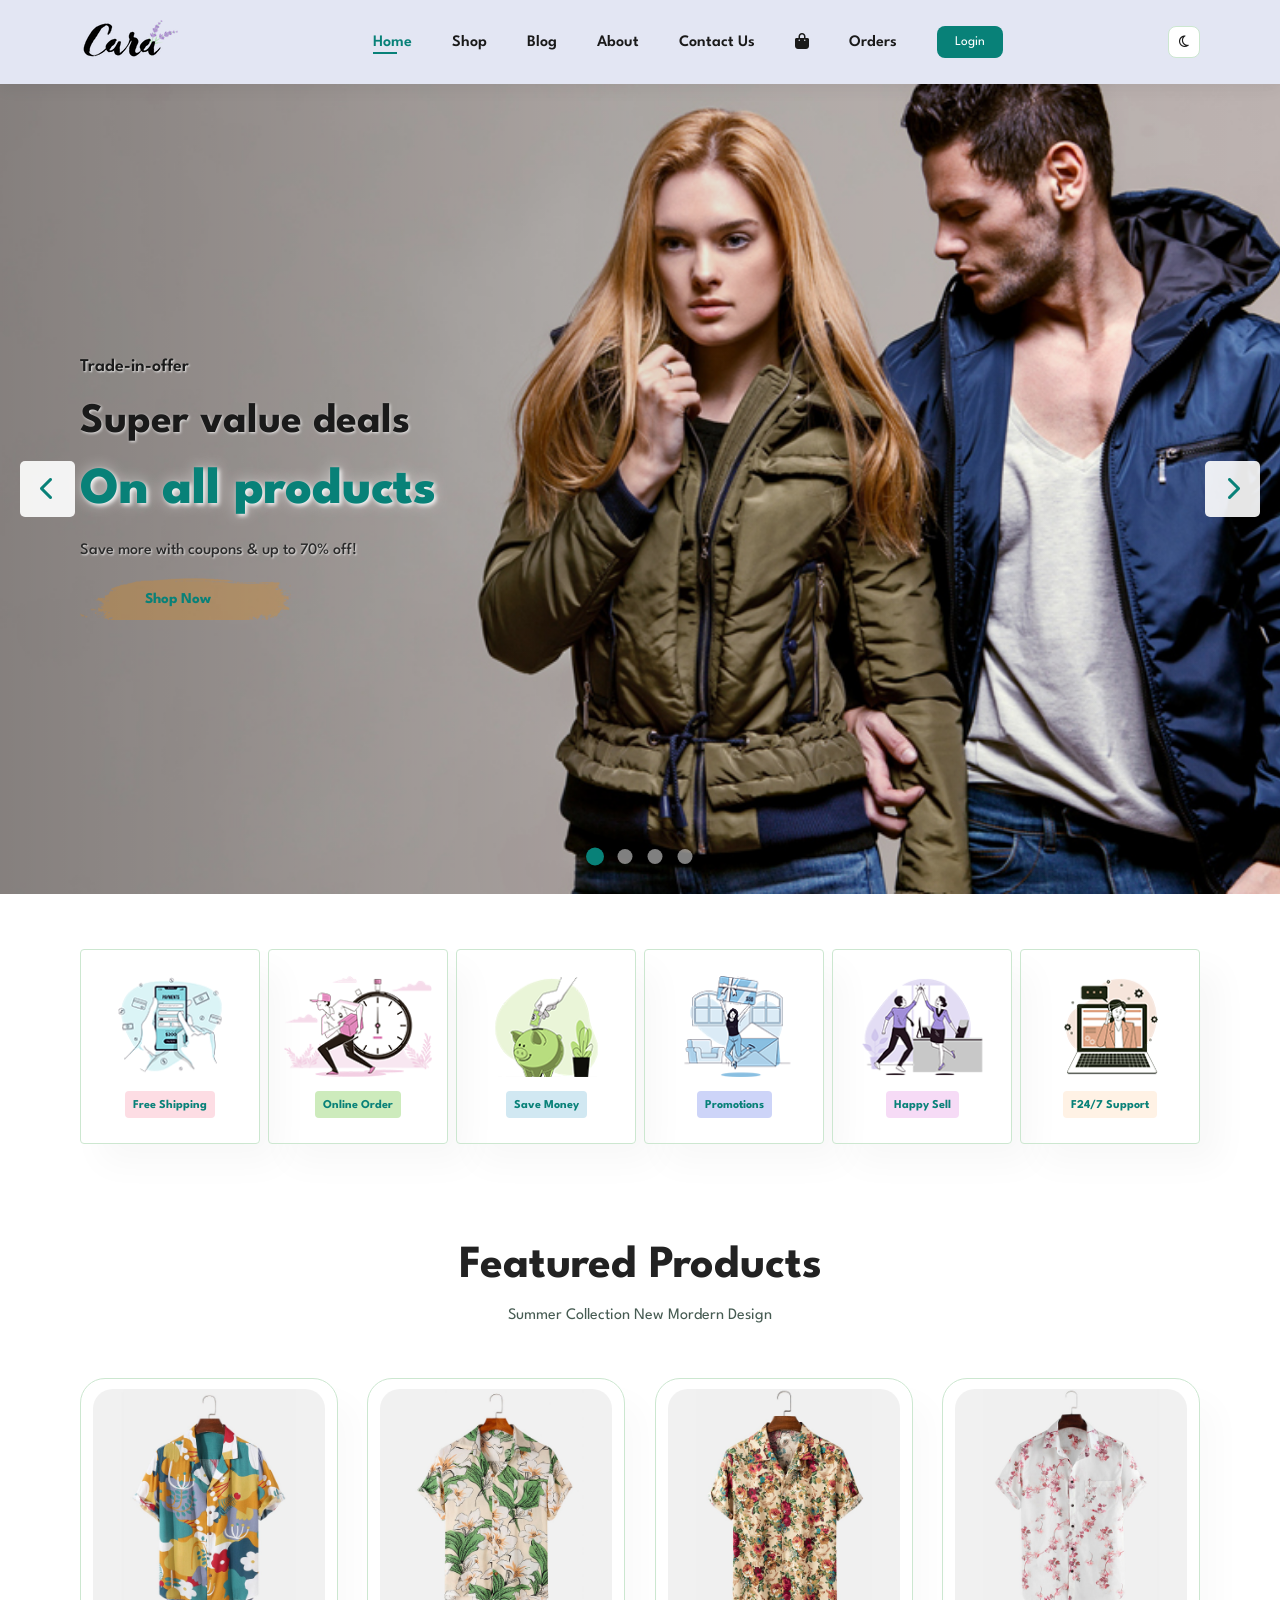
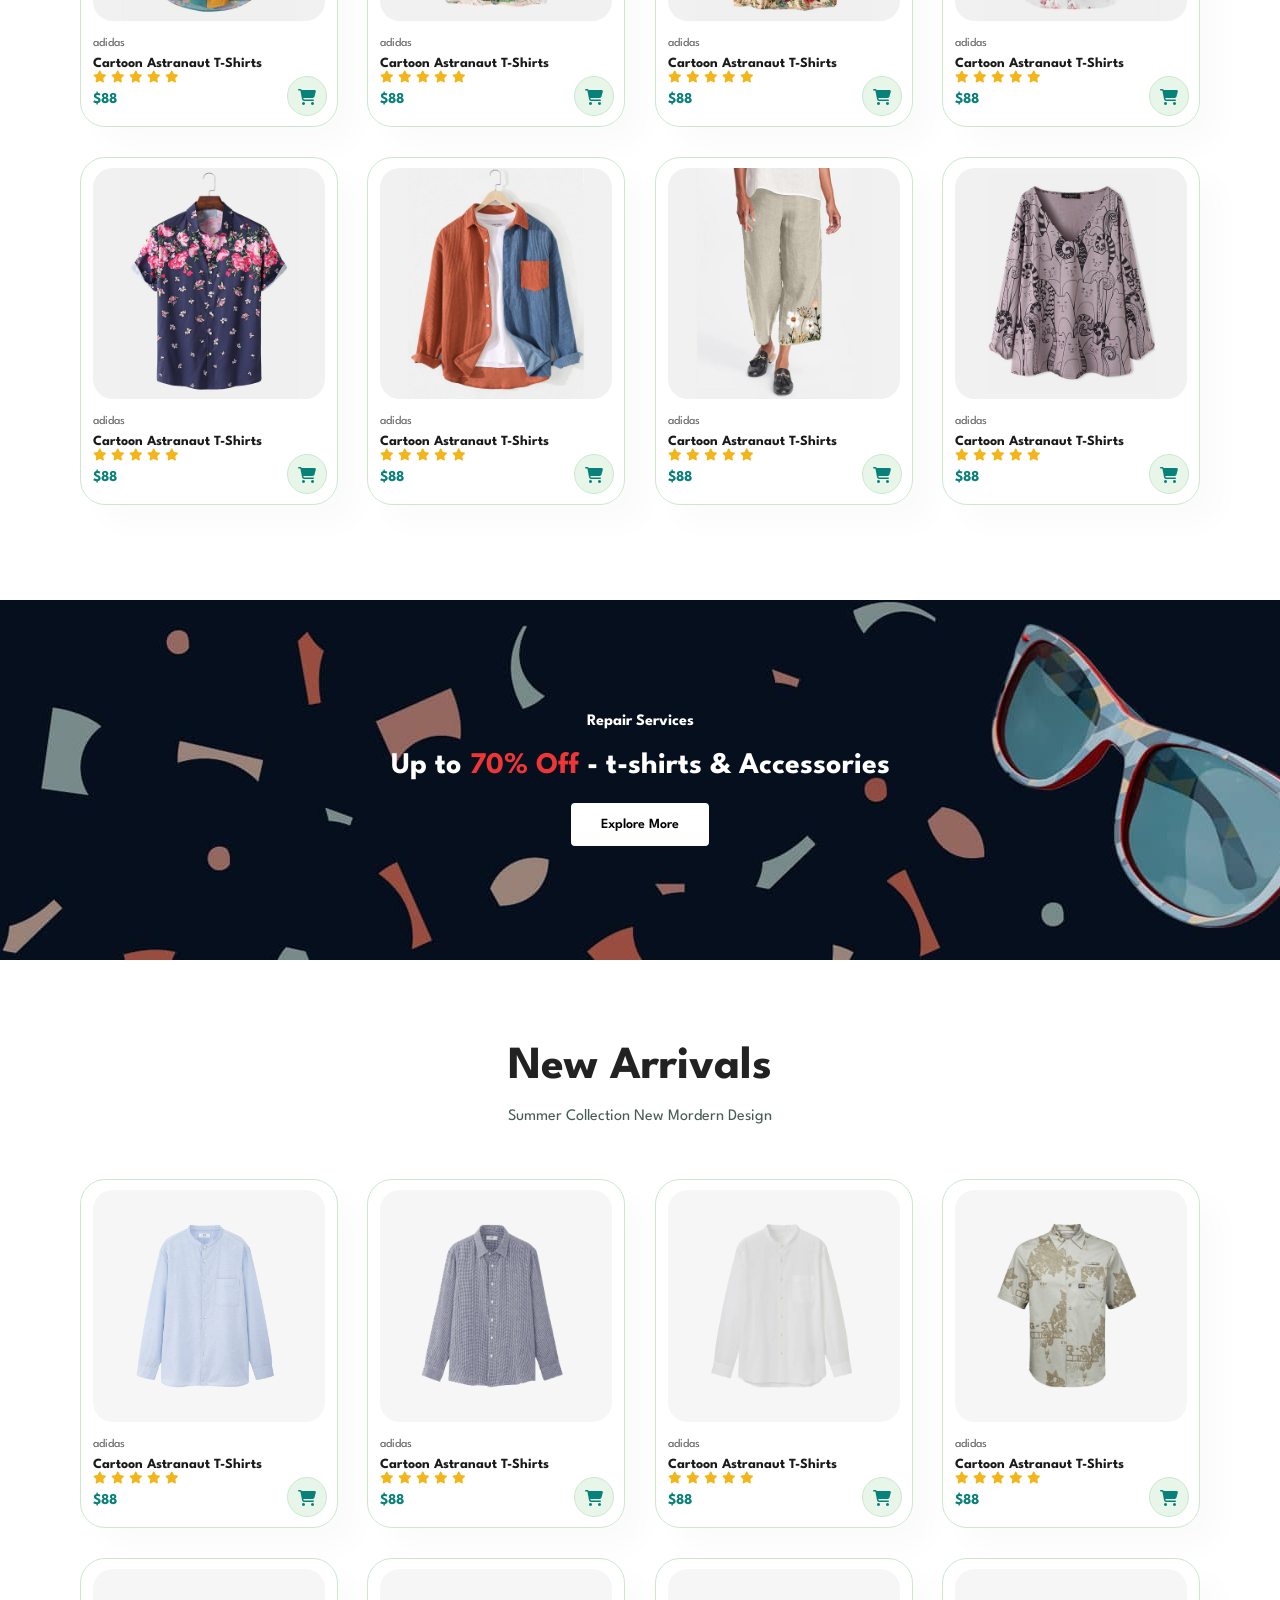
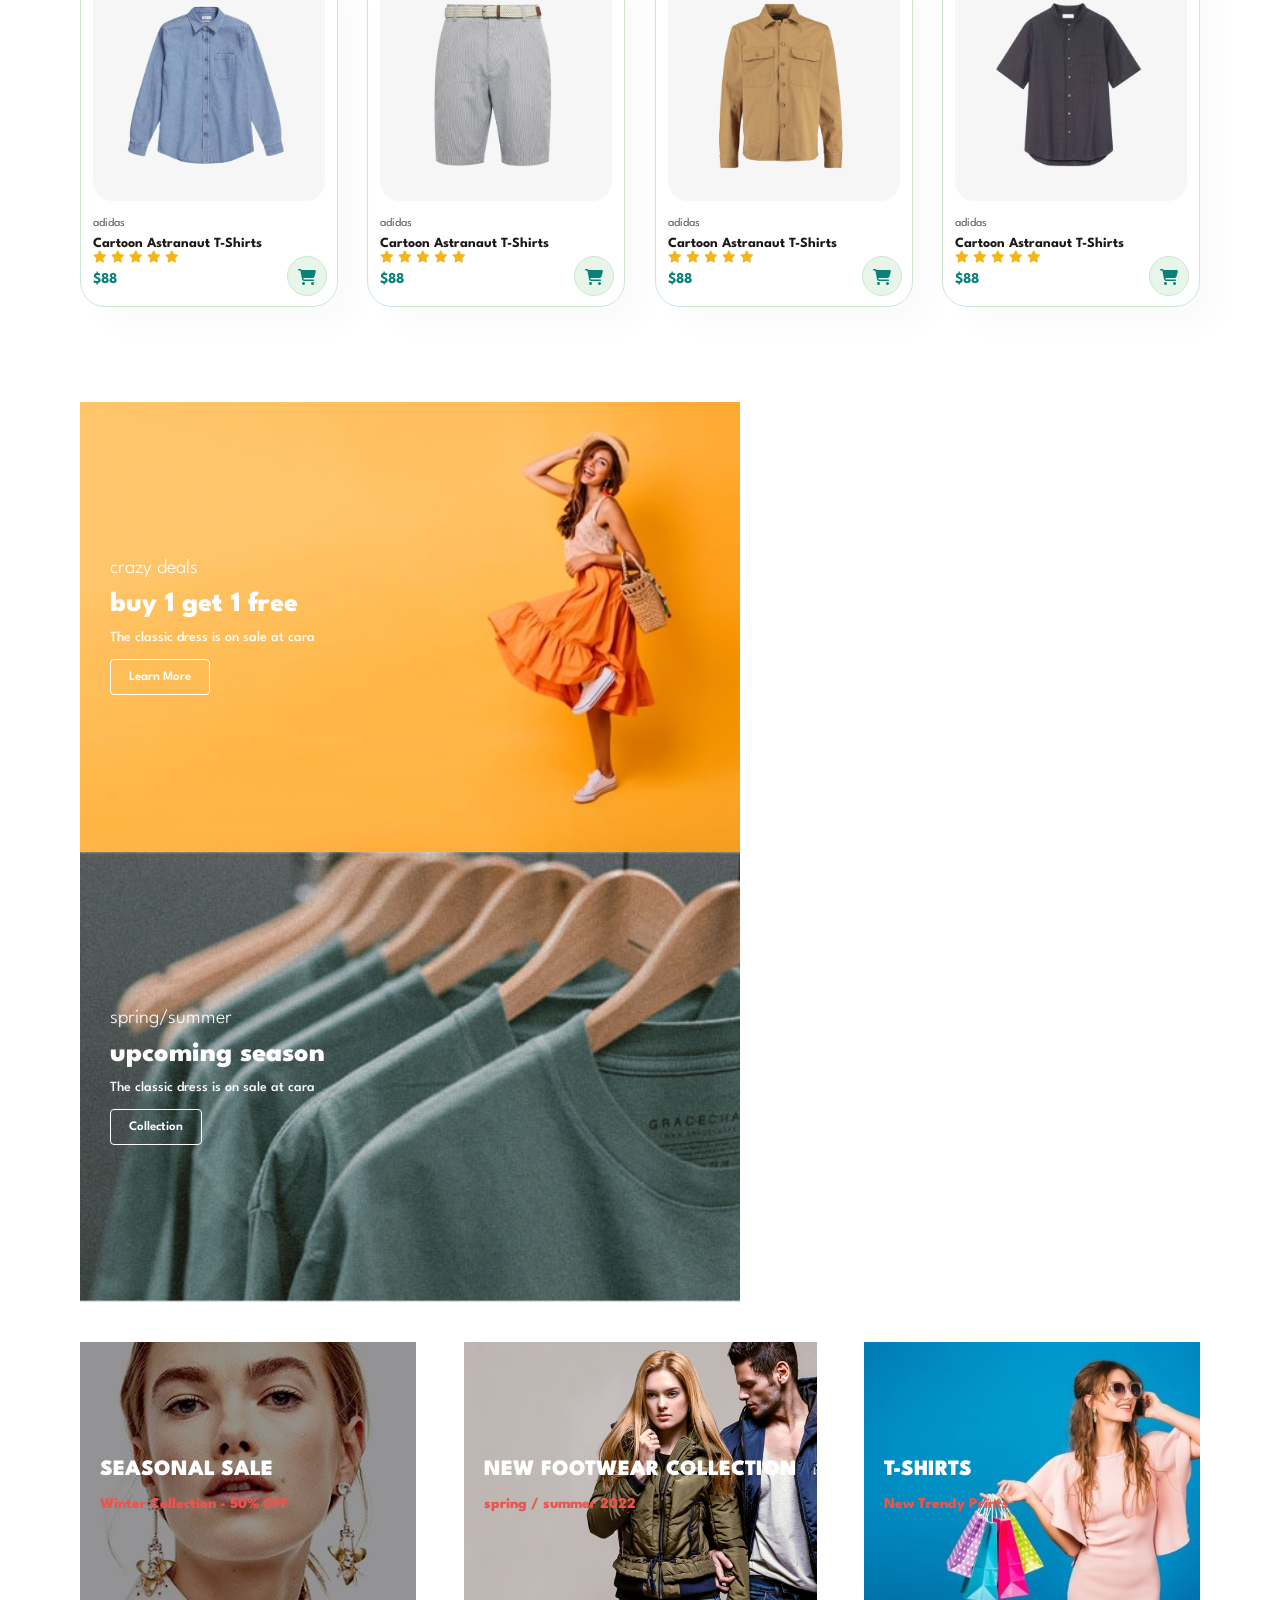
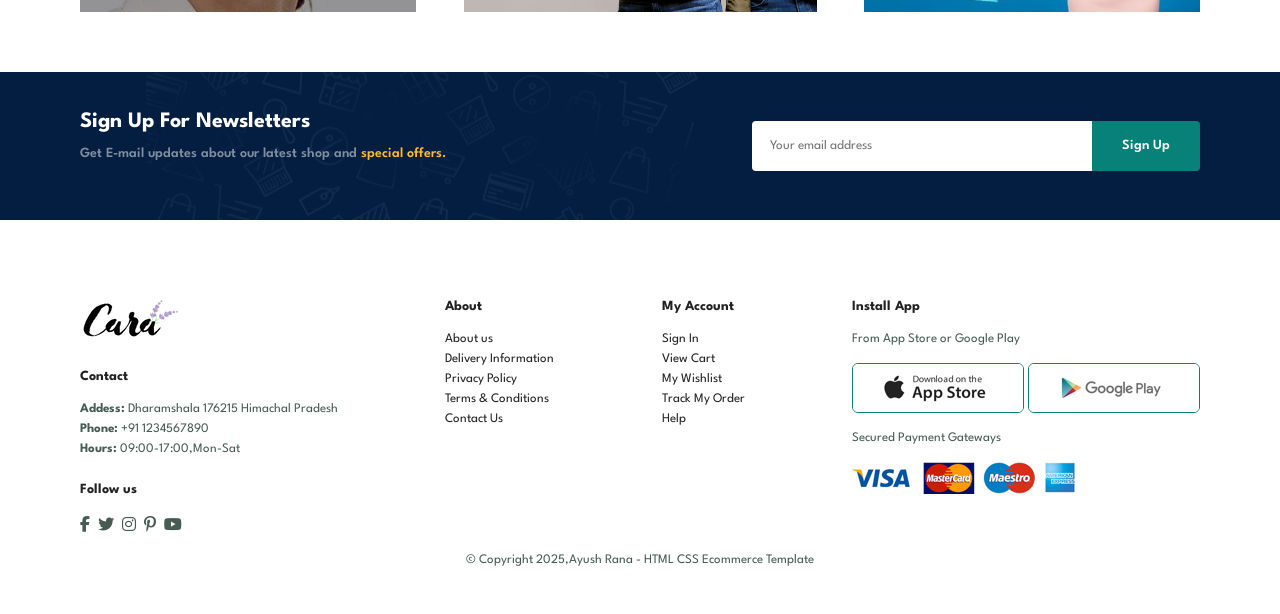
<file: index.html>
<!DOCTYPE html>
<html lang="en">
  <head>
    <meta charset="UTF-8" />
    <meta name="viewport" content="width=device-width, initial-scale=1.0" />
    <title>Home - Cara</title>
    <link rel="icon" href="img/logo.png" type="image/png" />
    <link rel="stylesheet" href="style.css" />
    <link
      rel="stylesheet"
      href="https://cdnjs.cloudflare.com/ajax/libs/font-awesome/6.7.2/css/all.min.css"
    />
  </head>

  <body>
    <nav id="header">
      <a href="index.html"
        ><img src="img/logo.png" class="logo" alt="logo"
      /></a>

      <div style="display: flex">
        <ul id="navbar">
          <li><a class="active" href="index.html">Home</a></li>
          <li><a href="shop.html">Shop</a></li>
          <li><a href="blog.html">Blog</a></li>
          <li><a href="about.html">About</a></li>
          <li><a href="contact.html">Contact Us</a></li>
          <li id="bag">
            <a href="cart.html"><i class="fa-solid fa-bag-shopping"></i></a>
          </li>
          <li><a href="orders.html">Orders</a></li>
          <li class="login-btn">
            <a href="auth.html">
              <button
                style="
                  background-color: #088178;
                  color: white;
                  padding: 10px 18px;
                  border: none;
                  border-radius: 8px;
                  cursor: pointer;
                "
              >
                Login
              </button>
            </a>
          </li>
          <a href="#" id="close"><i class="fa-solid fa-xmark"></i></a>
        </ul>
      </div>
      <button id="theme-toggle-desktop" aria-label="Toggle dark mode">
        <i class="fa-regular fa-moon"></i>
      </button>
      <div id="mobile">
        <a href="cart.html"><i class="fa-solid fa-bag-shopping"></i></a>
        <i id="bar" class="fa-solid fa-bars"></i>
        <button id="theme-toggle" aria-label="Toggle dark mode">
          <i class="fa-regular fa-moon"></i>
        </button>
      </div>
    </nav>

    <!-- Hero Carousel Section -->
    <section id="hero-carousel">
      <div class="carousel-container">
        <div class="carousel-slide active theme-light">
          <img src="img/banner/b4.jpg" alt="Banner 1" />
          <div class="carousel-content">
            <h4>Trade-in-offer</h4>
            <h2>Super value deals</h2>
            <h1>On all products</h1>
            <p>Save more with coupons & up to 70% off!</p>
            <button onclick="window.location.href='shop.html'">Shop Now</button>
          </div>
        </div>
        <div class="carousel-slide theme-dark">
          <img src="img/banner/b2.jpg" alt="Banner 2" />
          <div class="carousel-content">
            <h4>New Collection</h4>
            <h2>Summer Essentials</h2>
            <h1>Fresh Arrivals</h1>
            <p>Discover the latest trends and styles!</p>
            <button onclick="window.location.href='shop.html'">Explore</button>
          </div>
        </div>
        <div class="carousel-slide theme-light">
          <img src="img/banner/b1.jpg" alt="Banner 3" />
          <div class="carousel-content">
            <h4>Limited Time</h4>
            <h2>Mega Sale</h2>
            <h1>Up to 80% Off</h1>
            <p>Don't miss out on incredible deals!</p>
            <button onclick="window.location.href='shop.html'">
              Shop Sale
            </button>
          </div>
        </div>
        <div class="carousel-slide theme-dark">
          <img src="img/banner/b7.jpg" alt="Banner 4" />
          <div class="carousel-content">
            <h4>Premium Quality</h4>
            <h2>Exclusive Collection</h2>
            <h1>Designer Wear</h1>
            <p>Elevate your style with our premium selection!</p>
            <button onclick="window.location.href='shop.html'">
              View Collection
            </button>
          </div>
        </div>

        <!-- Navigation Arrows -->
        <button class="carousel-btn prev" onclick="moveSlide(-1)">
          <i class="fas fa-chevron-left"></i>
        </button>
        <button class="carousel-btn next" onclick="moveSlide(1)">
          <i class="fas fa-chevron-right"></i>
        </button>

        <!-- Dots Navigation -->
        <div class="carousel-dots">
          <span class="dot active" onclick="currentSlide(0)"></span>
          <span class="dot" onclick="currentSlide(1)"></span>
          <span class="dot" onclick="currentSlide(2)"></span>
          <span class="dot" onclick="currentSlide(3)"></span>
        </div>
      </div>
    </section>

    <section id="feature" class="section-p1">
      <div class="feature-box">
        <img src="img/features/f1.png" alt="" />
        <h6>Free Shipping</h6>
      </div>

      <div class="feature-box">
        <img src="img/features/f2.png" alt="" />
        <h6>Online Order</h6>
      </div>

      <div class="feature-box">
        <img src="img/features/f3.png" alt="" />
        <h6>Save Money</h6>
      </div>

      <div class="feature-box">
        <img src="img/features/f4.png" alt="" />
        <h6>Promotions</h6>
      </div>

      <div class="feature-box">
        <img src="img/features/f5.png" alt="" />
        <h6>Happy Sell</h6>
      </div>

      <div class="feature-box">
        <img src="img/features/f6.png" alt="" />
        <h6>F24/7 Support</h6>
      </div>
    </section>

    <section id="product1" class="section-p1">
      <h2>Featured Products</h2>
      <p>Summer Collection New Mordern Design</p>
      <div class="pro-container">
        <div class="pro" onclick="window.location.href='sproduct.html' ">
          <img src="img/products/f1.jpg" alt="" />
          <div class="des">
            <span>adidas</span>
            <h5>Cartoon Astranaut T-Shirts</h5>
            <div class="star">
              <i class="fas fa-star"></i>
              <i class="fas fa-star"></i>
              <i class="fas fa-star"></i>
              <i class="fas fa-star"></i>
              <i class="fas fa-star"></i>
            </div>
            <h4>$88</h4>
          </div>
          <a href="#" class="quick-add"
            ><i class="fa-solid fa-cart-shopping" id="cart"></i
          ></a>
        </div>
        <div class="pro" onclick="window.location.href='sproduct.html' ">
          <img src="img/products/f2.jpg" alt="" />
          <div class="des">
            <span>adidas</span>
            <h5>Cartoon Astranaut T-Shirts</h5>
            <div class="star">
              <i class="fas fa-star"></i>
              <i class="fas fa-star"></i>
              <i class="fas fa-star"></i>
              <i class="fas fa-star"></i>
              <i class="fas fa-star"></i>
            </div>
            <h4>$88</h4>
          </div>
          <a href="#" class="quick-add"
            ><i class="fa-solid fa-cart-shopping" id="cart"></i
          ></a>
        </div>
        <div class="pro" onclick="window.location.href='sproduct.html' ">
          <img src="img/products/f3.jpg" alt="" />
          <div class="des">
            <span>adidas</span>
            <h5>Cartoon Astranaut T-Shirts</h5>
            <div class="star">
              <i class="fas fa-star"></i>
              <i class="fas fa-star"></i>
              <i class="fas fa-star"></i>
              <i class="fas fa-star"></i>
              <i class="fas fa-star"></i>
            </div>
            <h4>$88</h4>
          </div>
          <a href="#" class="quick-add"
            ><i class="fa-solid fa-cart-shopping" id="cart"></i
          ></a>
        </div>
        <div class="pro" onclick="window.location.href='sproduct.html' ">
          <img src="img/products/f4.jpg" alt="" />
          <div class="des">
            <span>adidas</span>
            <h5>Cartoon Astranaut T-Shirts</h5>
            <div class="star">
              <i class="fas fa-star"></i>
              <i class="fas fa-star"></i>
              <i class="fas fa-star"></i>
              <i class="fas fa-star"></i>
              <i class="fas fa-star"></i>
            </div>
            <h4>$88</h4>
          </div>
          <a href="#" class="quick-add"
            ><i class="fa-solid fa-cart-shopping" id="cart"></i
          ></a>
        </div>
        <div class="pro">
          <img src="img/products/f5.jpg" alt="" />
          <div class="des">
            <span>adidas</span>
            <h5>Cartoon Astranaut T-Shirts</h5>
            <div class="star">
              <i class="fas fa-star"></i>
              <i class="fas fa-star"></i>
              <i class="fas fa-star"></i>
              <i class="fas fa-star"></i>
              <i class="fas fa-star"></i>
            </div>
            <h4>$88</h4>
          </div>
          <a href="#"><i class="fa-solid fa-cart-shopping" id="cart"></i></a>
        </div>
        <div class="pro">
          <img src="img/products/f6.jpg" alt="" />
          <div class="des">
            <span>adidas</span>
            <h5>Cartoon Astranaut T-Shirts</h5>
            <div class="star">
              <i class="fas fa-star"></i>
              <i class="fas fa-star"></i>
              <i class="fas fa-star"></i>
              <i class="fas fa-star"></i>
              <i class="fas fa-star"></i>
            </div>
            <h4>$88</h4>
          </div>
          <a href="#"><i class="fa-solid fa-cart-shopping" id="cart"></i></a>
        </div>
        <div class="pro">
          <img src="img/products/f7.jpg" alt="" />
          <div class="des">
            <span>adidas</span>
            <h5>Cartoon Astranaut T-Shirts</h5>
            <div class="star">
              <i class="fas fa-star"></i>
              <i class="fas fa-star"></i>
              <i class="fas fa-star"></i>
              <i class="fas fa-star"></i>
              <i class="fas fa-star"></i>
            </div>
            <h4>$88</h4>
          </div>
          <a href="#"><i class="fa-solid fa-cart-shopping" id="cart"></i></a>
        </div>
        <div class="pro">
          <img src="img/products/f8.jpg" alt="" />
          <div class="des">
            <span>adidas</span>
            <h5>Cartoon Astranaut T-Shirts</h5>
            <div class="star">
              <i class="fas fa-star"></i>
              <i class="fas fa-star"></i>
              <i class="fas fa-star"></i>
              <i class="fas fa-star"></i>
              <i class="fas fa-star"></i>
            </div>
            <h4>$88</h4>
          </div>
          <a href="#"><i class="fa-solid fa-cart-shopping" id="cart"></i></a>
        </div>
      </div>
    </section>

    <section id="banner" class="section-m1">
      <h4>Repair Services</h4>
      <h2>Up to <span>70% Off</span> - t-shirts & Accessories</h2>
      <button class="normal">Explore More</button>
    </section>

    <section id="product1" class="section-p1">
      <h2>New Arrivals</h2>
      <p>Summer Collection New Mordern Design</p>
      <div class="pro-container">
        <div class="pro">
          <img src="img/products/n1.jpg" alt="" />
          <div class="des">
            <span>adidas</span>
            <h5>Cartoon Astranaut T-Shirts</h5>
            <div class="star">
              <i class="fas fa-star"></i>
              <i class="fas fa-star"></i>
              <i class="fas fa-star"></i>
              <i class="fas fa-star"></i>
              <i class="fas fa-star"></i>
            </div>
            <h4>$88</h4>
          </div>
          <a href="#"><i class="fa-solid fa-cart-shopping" id="cart"></i></a>
        </div>
        <div class="pro">
          <img src="img/products/n2.jpg" alt="" />
          <div class="des">
            <span>adidas</span>
            <h5>Cartoon Astranaut T-Shirts</h5>
            <div class="star">
              <i class="fas fa-star"></i>
              <i class="fas fa-star"></i>
              <i class="fas fa-star"></i>
              <i class="fas fa-star"></i>
              <i class="fas fa-star"></i>
            </div>
            <h4>$88</h4>
          </div>
          <a href="#"><i class="fa-solid fa-cart-shopping" id="cart"></i></a>
        </div>
        <div class="pro">
          <img src="img/products/n3.jpg" alt="" />
          <div class="des">
            <span>adidas</span>
            <h5>Cartoon Astranaut T-Shirts</h5>
            <div class="star">
              <i class="fas fa-star"></i>
              <i class="fas fa-star"></i>
              <i class="fas fa-star"></i>
              <i class="fas fa-star"></i>
              <i class="fas fa-star"></i>
            </div>
            <h4>$88</h4>
          </div>
          <a href="#"><i class="fa-solid fa-cart-shopping" id="cart"></i></a>
        </div>
        <div class="pro">
          <img src="img/products/n4.jpg" alt="" />
          <div class="des">
            <span>adidas</span>
            <h5>Cartoon Astranaut T-Shirts</h5>
            <div class="star">
              <i class="fas fa-star"></i>
              <i class="fas fa-star"></i>
              <i class="fas fa-star"></i>
              <i class="fas fa-star"></i>
              <i class="fas fa-star"></i>
            </div>
            <h4>$88</h4>
          </div>
          <a href="#"><i class="fa-solid fa-cart-shopping" id="cart"></i></a>
        </div>
        <div class="pro">
          <img src="img/products/n5.jpg" alt="" />
          <div class="des">
            <span>adidas</span>
            <h5>Cartoon Astranaut T-Shirts</h5>
            <div class="star">
              <i class="fas fa-star"></i>
              <i class="fas fa-star"></i>
              <i class="fas fa-star"></i>
              <i class="fas fa-star"></i>
              <i class="fas fa-star"></i>
            </div>
            <h4>$88</h4>
          </div>
          <a href="#"><i class="fa-solid fa-cart-shopping" id="cart"></i></a>
        </div>
        <div class="pro">
          <img src="img/products/n6.jpg" alt="" />
          <div class="des">
            <span>adidas</span>
            <h5>Cartoon Astranaut T-Shirts</h5>
            <div class="star">
              <i class="fas fa-star"></i>
              <i class="fas fa-star"></i>
              <i class="fas fa-star"></i>
              <i class="fas fa-star"></i>
              <i class="fas fa-star"></i>
            </div>
            <h4>$88</h4>
          </div>
          <a href="#"><i class="fa-solid fa-cart-shopping" id="cart"></i></a>
        </div>
        <div class="pro">
          <img src="img/products/n7.jpg" alt="" />
          <div class="des">
            <span>adidas</span>
            <h5>Cartoon Astranaut T-Shirts</h5>
            <div class="star">
              <i class="fas fa-star"></i>
              <i class="fas fa-star"></i>
              <i class="fas fa-star"></i>
              <i class="fas fa-star"></i>
              <i class="fas fa-star"></i>
            </div>
            <h4>$88</h4>
          </div>
          <a href="#"><i class="fa-solid fa-cart-shopping" id="cart"></i></a>
        </div>
        <div class="pro">
          <img src="img/products/n8.jpg" alt="" />
          <div class="des">
            <span>adidas</span>
            <h5>Cartoon Astranaut T-Shirts</h5>
            <div class="star">
              <i class="fas fa-star"></i>
              <i class="fas fa-star"></i>
              <i class="fas fa-star"></i>
              <i class="fas fa-star"></i>
              <i class="fas fa-star"></i>
            </div>
            <h4>$88</h4>
          </div>
          <a href="#"><i class="fa-solid fa-cart-shopping" id="cart"></i></a>
        </div>
      </div>
    </section>

    <section id="sm-banner" class="section-p1">
      <div class="banner-box">
        <h4>crazy deals</h4>
        <h2>buy 1 get 1 free</h2>
        <span>The classic dress is on sale at cara</span>
        <button class="white">Learn More</button>
      </div>

      <div class="banner-box banner-box2">
        <h4>spring/summer</h4>
        <h2>upcoming season</h2>
        <span>The classic dress is on sale at cara</span>
        <button class="white">Collection</button>
      </div>
    </section>

    <section id="banner3">
      <div class="banner-box">
        <h2>SEASONAL SALE</h2>
        <h3>Winter Collection - 50% OFF</h3>
      </div>

      <div class="banner-box banner-box2">
        <h2>NEW FOOTWEAR COLLECTION</h2>
        <h3>spring / summer 2022</h3>
      </div>

      <div class="banner-box banner-box3">
        <h2>T-SHIRTS</h2>
        <h3>New Trendy Prints</h3>
      </div>
    </section>

    <section id="newsletter" class="section-p1 section-m1">
      <div class="newstext">
        <h4>Sign Up For Newsletters</h4>
        <p>
          Get E-mail updates about our latest shop and
          <span>special offers.</span>
        </p>
      </div>

      <div class="form">
        <input type="text" placeholder="Your email address" />
        <button class="normal">Sign Up</button>
      </div>
    </section>

    <footer class="section-p1">
      <div class="col">
        <img class="logo" src="img/logo.png" alt="" />
        <h4>Contact</h4>
        <p><strong>Addess: </strong>Dharamshala 176215 Himachal Pradesh</p>
        <p><strong>Phone: </strong>+91 1234567890</p>
        <p><strong>Hours: </strong>09:00-17:00,Mon-Sat</p>

        <div class="follow">
          <h4>Follow us</h4>
          <div class="icon">
            <i class="fa-brands fa-facebook-f"></i>
            <i class="fa-brands fa-twitter"></i>
            <i class="fa-brands fa-instagram"></i>
            <i class="fa-brands fa-pinterest-p"></i>
            <i class="fa-brands fa-youtube"></i>
          </div>
        </div>
      </div>

      <div class="col">
        <h4>About</h4>
        <a href="#">About us</a>
        <a href="#">Delivery Information</a>
        <a href="#">Privacy Policy</a>
        <a href="#">Terms & Conditions</a>
        <a href="#">Contact Us</a>
      </div>

      <div class="col">
        <h4>My Account</h4>
        <a href="#">Sign In</a>
        <a href="#">View Cart</a>
        <a href="#">My Wishlist</a>
        <a href="#">Track My Order</a>
        <a href="#">Help</a>
      </div>

      <div class="col install">
        <h4>Install App</h4>
        <p>From App Store or Google Play</p>
        <div class="row">
          <img src="img/pay/app.jpg" alt="" />
          <img src="img/pay/play.jpg" alt="" />
        </div>
        <p>Secured Payment Gateways</p>
        <img src="img/pay/pay.png" alt="" />
      </div>

      <div class="copyright">
        <p>© Copyright 2025,Ayush Rana - HTML CSS Ecommerce Template</p>
      </div>
    </footer>

    <script src="script.js"></script>
  </body>
</html>
</file>
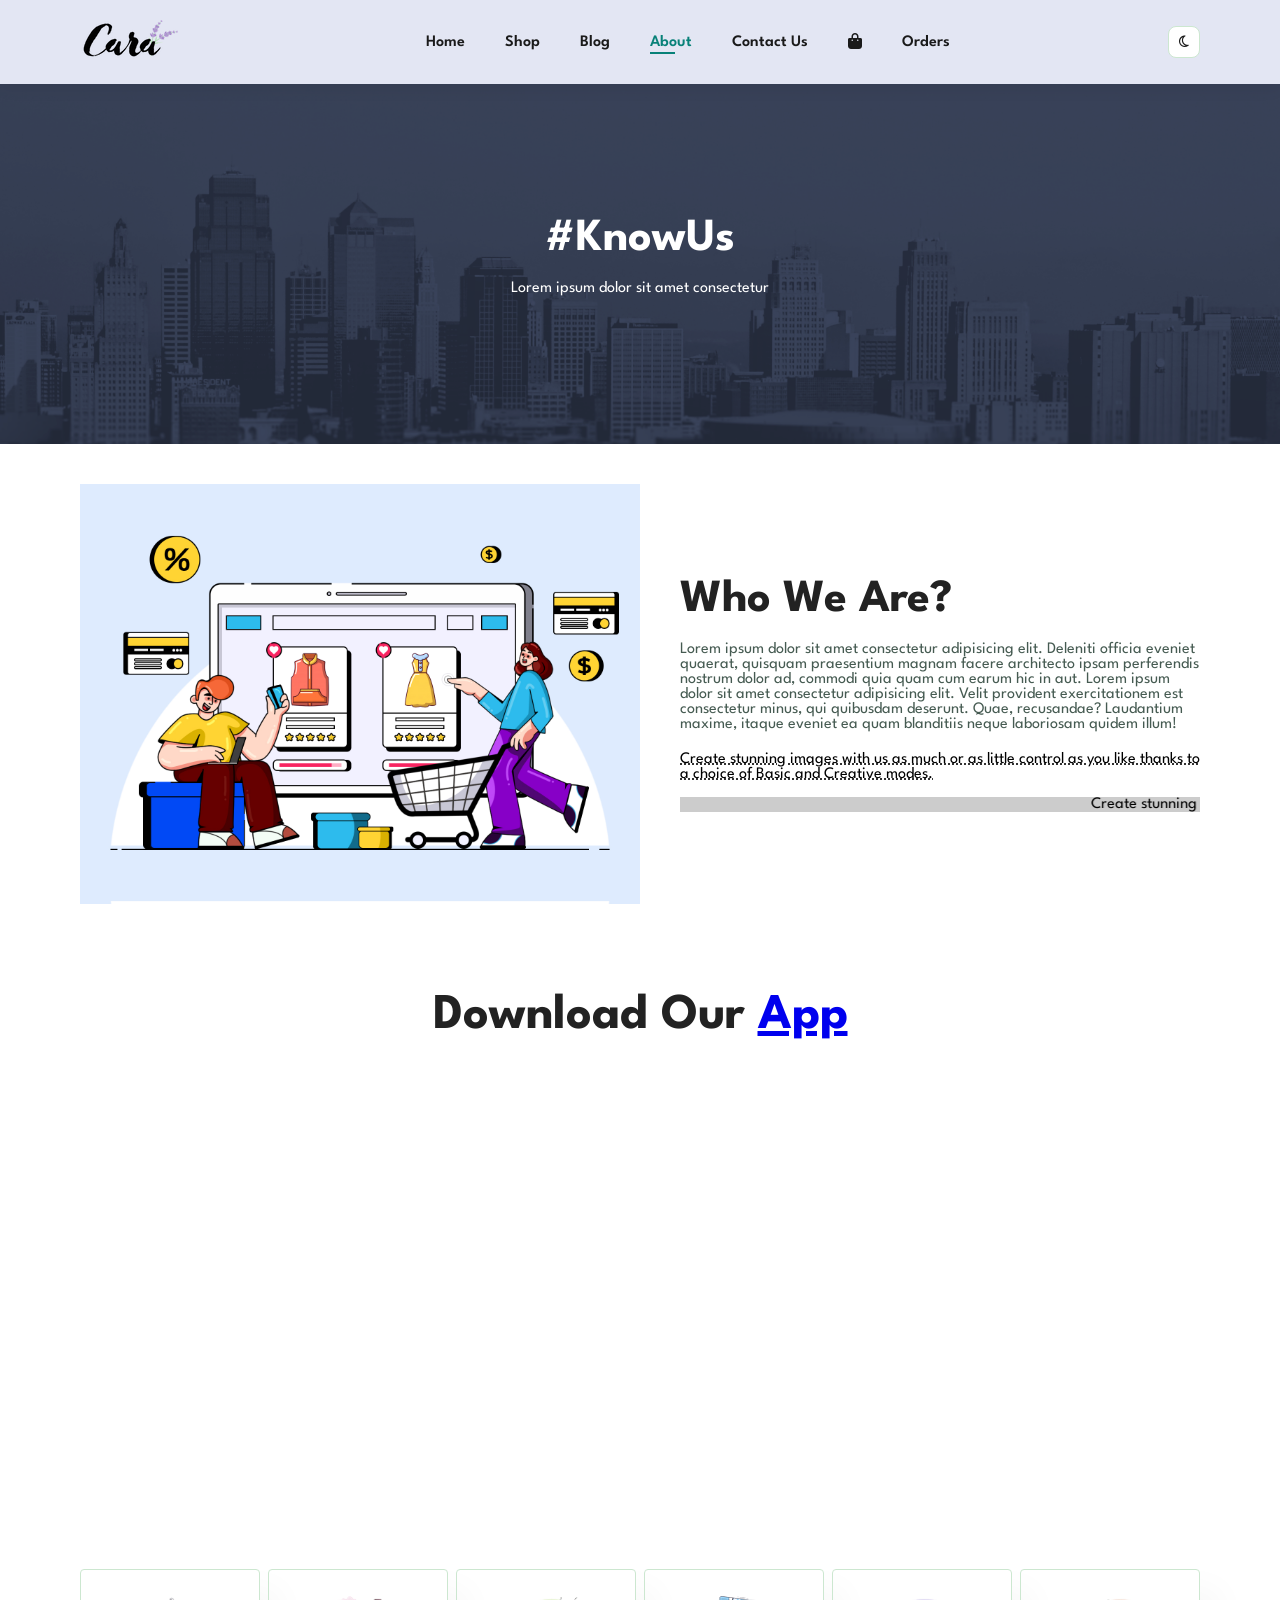
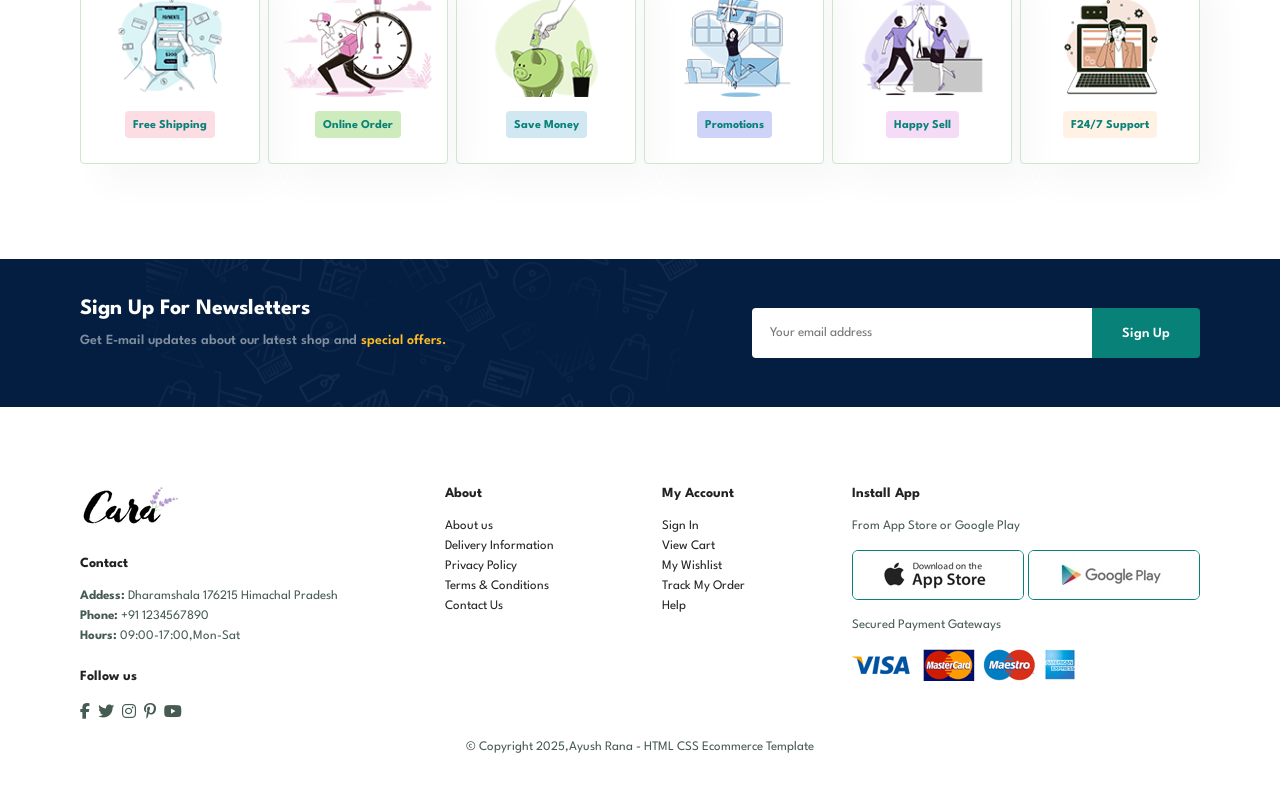
<file: about.html>
<!DOCTYPE html>
<html lang="en">

<head>
    <meta charset="UTF-8">
    <meta name="viewport" content="width=device-width, initial-scale=1.0">
    <title>About - Cara</title>
    <link rel="stylesheet" href="style.css">
    <link rel="stylesheet" href="https://cdnjs.cloudflare.com/ajax/libs/font-awesome/6.7.2/css/all.min.css" />
    <link rel="icon" href="img/logo.png" type="image/png">
</head>

<body>
    <nav id="header">
        <a href="index.html"><img src="img/logo.png" class="logo" alt="logo"></a>

        <div>
            <ul id="navbar">
                <li><a href="index.html">Home</a></li>
                <li><a href="shop.html">Shop</a></li>
                <li><a href="blog.html">Blog</a></li>
                <li><a class="active" href="about.html">About</a></li>
                <li><a href="contact.html">Contact Us</a></li>
                <li id="bag"><a href="cart.html"><i class="fa-solid fa-bag-shopping"></i></a></li>
                <li><a href="orders.html">Orders</a></li>
                <a href="#" id="close"><i class="fa-solid fa-xmark"></i></a>
            </ul>
        </div>
        <button id="theme-toggle-desktop" aria-label="Toggle dark mode"><i class="fa-regular fa-moon"></i></button>
        <div id="mobile">
            <a href="cart.html"><i class="fa-solid fa-bag-shopping"></i></a>
            <i id="bar" class="fa-solid fa-bars"></i>
            <button id="theme-toggle" aria-label="Toggle dark mode"><i class="fa-regular fa-moon"></i></button>
        </div>
    </nav>

    <section id="page-header" class="about-header">

        <h2>#KnowUs</h2>

        <p>Lorem ipsum dolor sit amet consectetur </p>

    </section>

    <section id="about-head" class="section-p1">
        <img src="img/about/a6.jpg" alt="">
        <div>
            <h2>Who We Are?</h2>
            <p>Lorem ipsum dolor sit amet consectetur adipisicing elit. Deleniti officia eveniet quaerat, quisquam
                praesentium magnam facere architecto ipsam perferendis nostrum dolor ad, commodi quia quam cum earum hic
                in aut. Lorem ipsum dolor sit amet consectetur adipisicing elit. Velit provident exercitationem est
                consectetur minus, qui quibusdam deserunt. Quae, recusandae? Laudantium maxime, itaque eveniet ea quam
                blanditiis neque laboriosam quidem illum!</p>
            <abbr title="">Create stunning images with us as much or as little control as you like thanks to a choice of
                Basic and Creative modes.</abbr>

            <br><br>

            <marquee bgcolor="#ccc" loop="-1" scrollamount="5" width="100%">Create stunning images with us as much or as
                little control as you like thanks to a choice of Basic and Creative modes.</marquee>

        </div>
    </section>

    <section id="about-app" class="section-p1">
        <h1>Download Our <a href="#">App</a> </h1>
        <div class="video">
            <video autoplay muted loop src="img/about/1.mp4"></video>
        </div>
    </section>


    <section id="feature" class="section-p1">
        <div class="feature-box">
            <img src="img/features/f1.png" alt="">
            <h6>Free Shipping</h6>
        </div>

        <div class="feature-box">
            <img src="img/features/f2.png" alt="">
            <h6>Online Order</h6>
        </div>

        <div class="feature-box">
            <img src="img/features/f3.png" alt="">
            <h6>Save Money</h6>
        </div>

        <div class="feature-box">
            <img src="img/features/f4.png" alt="">
            <h6>Promotions</h6>
        </div>

        <div class="feature-box">
            <img src="img/features/f5.png" alt="">
            <h6>Happy Sell</h6>
        </div>

        <div class="feature-box">
            <img src="img/features/f6.png" alt="">
            <h6>F24/7 Support</h6>
        </div>


    </section>

    <section id="newsletter" class="section-p1 section-m1">
        <div class="newstext">
            <h4>Sign Up For Newsletters</h4>
            <p>Get E-mail updates about our latest shop and <span>special offers.</span></p>
        </div>

        <div class="form">
            <input type="text" placeholder="Your email address">
            <button class="normal">Sign Up</button>
        </div>
    </section>


    <footer class="section-p1">
        <div class="col">
            <img class="logo" src="img/logo.png" alt="">
            <h4>Contact</h4>
            <p><strong>Addess: </strong>Dharamshala 176215 Himachal Pradesh</p>
            <p><strong>Phone: </strong>+91 1234567890</p>
            <p><strong>Hours: </strong>09:00-17:00,Mon-Sat</p>

            <div class="follow">
                <h4>Follow us</h4>
                <div class="icon">
                    <i class="fa-brands fa-facebook-f"></i>
                    <i class="fa-brands fa-twitter"></i>
                    <i class="fa-brands fa-instagram"></i>
                    <i class="fa-brands fa-pinterest-p"></i>
                    <i class="fa-brands fa-youtube"></i>
                </div>
            </div>
        </div>

        <div class="col">
            <h4>About</h4>
            <a href="#">About us</a>
            <a href="#">Delivery Information</a>
            <a href="#">Privacy Policy</a>
            <a href="#">Terms & Conditions</a>
            <a href="#">Contact Us</a>
        </div>

        <div class="col">
            <h4>My Account</h4>
            <a href="#">Sign In</a>
            <a href="#">View Cart</a>
            <a href="#">My Wishlist</a>
            <a href="#">Track My Order</a>
            <a href="#">Help</a>
        </div>

        <div class="col install">
            <h4>Install App</h4>
            <p>From App Store or Google Play</p>
            <div class="row">
                <img src="img/pay/app.jpg" alt="">
                <img src="img/pay/play.jpg" alt="">
            </div>
            <p>Secured Payment Gateways </p>
            <img src="img/pay/pay.png" alt="">
        </div>

        <div class="copyright">
            <p>© Copyright 2025,Ayush Rana - HTML CSS Ecommerce Template</p>
        </div>

    </footer>

    <script src="script.js"></script>
</body>

</html>
</file>
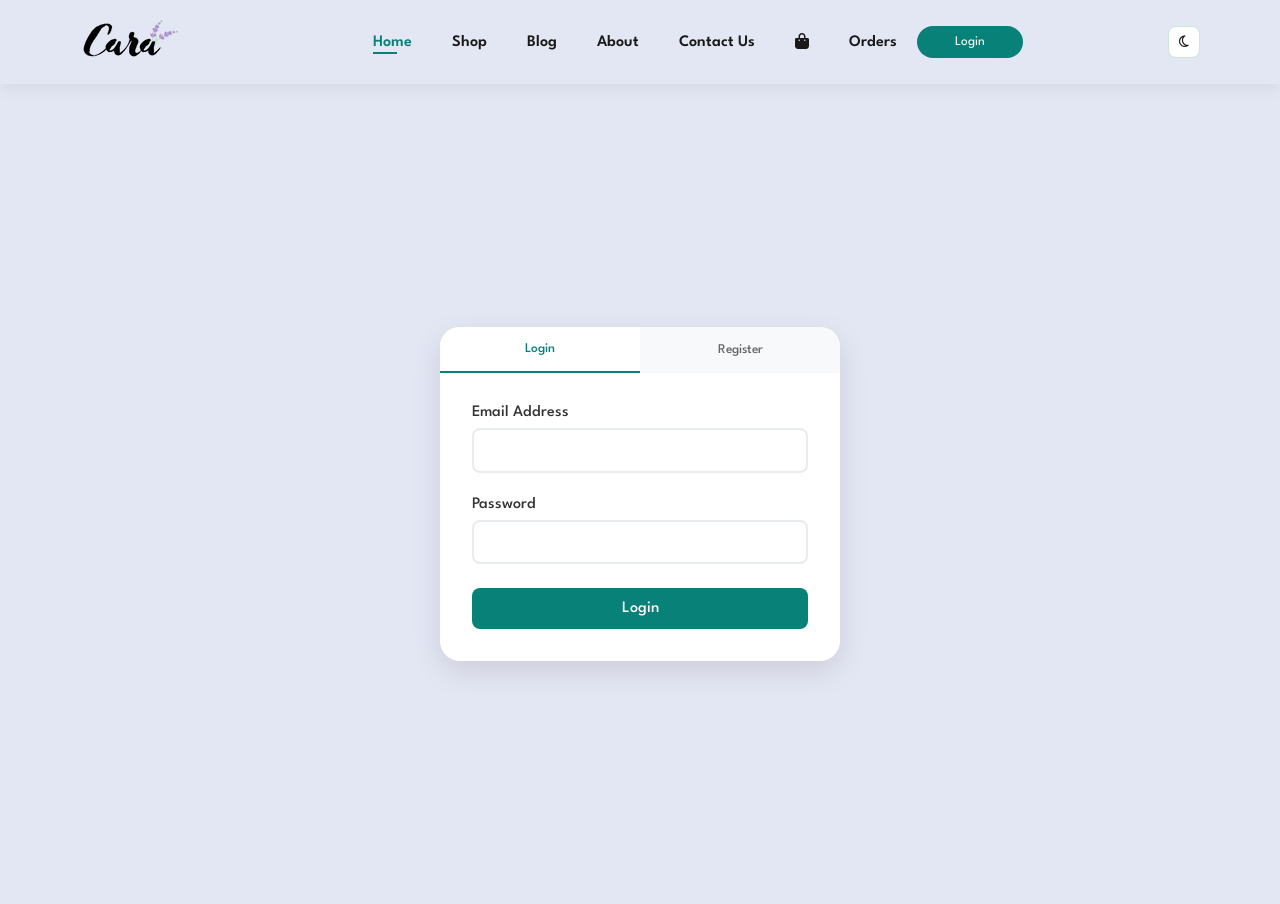
<file: auth.html>
<!DOCTYPE html>
<html lang="en">
  <head>
    <meta charset="UTF-8" />
    <meta name="viewport" content="width=device-width, initial-scale=1.0" />
    <title>Cara - Login & Register</title>
    <link rel="icon" href="img/logo.png" type="image/png" />
    <link rel="stylesheet" href="style.css" />
    <link
      rel="stylesheet"
      href="https://cdnjs.cloudflare.com/ajax/libs/font-awesome/6.7.2/css/all.min.css"
    />
    <style>
      * {
        margin: 0;
        padding: 0;
        box-sizing: border-box;
      }

      body {
        font-family: "Arial", sans-serif;
        background-color: #e3e6f3;
        color: #333;
      }

      /* Header Styles */
      header {
        background: #fff;
        box-shadow: 0 2px 10px rgba(0, 0, 0, 0.1);
        padding: 1rem 0;
        position: relative;
      }

      .header-container {
        max-width: 1200px;
        margin: 0 auto;
        display: flex;
        justify-content: space-between;
        align-items: center;
        padding: 0 2rem;
      }

      .logo {
        font-size: 2rem;
        font-weight: bold;
        color: #333;
        text-decoration: none;
      }

      .logo::after {
        content: "~";
        color: #088178;
        margin-left: 2px;
      }

      .nav-links {
        display: flex;
        list-style: none;
        gap: 2rem;
      }

      .nav-links a {
        text-decoration: none;
        color: #333;
        font-weight: 500;
        transition: color 0.3s ease;
      }

      .nav-links a:hover,
      .nav-links a.active {
        color: #088178;
      }

      .header-actions {
        display: flex;
        align-items: center;
        gap: 1rem;
      }

      .login-btn {
        background: #088178;
        color: white;
        border: none;
        padding: 0.5rem 1.5rem;
        border-radius: 25px;
        font-weight: 500;
        cursor: pointer;
        transition: all 0.3s ease;
      }

      .login-btn:hover {
        background: #088178;
        transform: translateY(-2px);
      }

      .cart-icon {
        font-size: 1.2rem;
        color: #333;
        cursor: pointer;
        transition: color 0.3s ease;
      }

      .cart-icon:hover {
        color: #088178;
      }

      /* Main Content */
      .main-content {
        min-height: calc(100vh - 80px);
        display: flex;
        align-items: center;
        justify-content: center;
        padding: 2rem;
      }

      .auth-container {
        background: white;
        border-radius: 20px;
        box-shadow: 0 10px 30px rgba(0, 0, 0, 0.1);
        overflow: hidden;
        max-width: 400px;
        width: 100%;
      }

      .auth-tabs {
        display: flex;
        background: #f8f9fa;
      }

      .tab-button {
        flex: 1;
        padding: 1rem;
        border: none;
        background: transparent;
        cursor: pointer;
        font-weight: 500;
        color: #666;
        transition: all 0.3s ease;
      }

      .tab-button.active {
        background: white;
        color: #088178;
        border-bottom: 2px solid #088178;
      }

      .auth-content {
        padding: 2rem;
      }

      .auth-form {
        display: none;
      }

      .auth-form.active {
        display: block;
      }

      .form-group {
        margin-bottom: 1.5rem;
      }

      .form-group label {
        display: block;
        margin-bottom: 0.5rem;
        color: #333;
        font-weight: 500;
      }

      .form-group input {
        width: 100%;
        padding: 0.8rem;
        border: 2px solid #e9ecef;
        border-radius: 8px;
        font-size: 1rem;
        transition: border-color 0.3s ease;
      }

      .form-group input:focus {
        outline: none;
        border-color: #088178;
      }

      .submit-btn {
        width: 100%;
        padding: 0.8rem;
        background: #088178;
        color: white;
        border: none;
        border-radius: 8px;
        font-size: 1rem;
        font-weight: 500;
        cursor: pointer;
        transition: all 0.3s ease;
      }

      .submit-btn:hover {
        background: #088178;
        transform: translateY(-2px);
      }

      .form-footer {
        margin-top: 1.5rem;
        text-align: center;
        color: #666;
      }

      .form-footer a {
        color: #088178;
        text-decoration: none;
      }

      .form-footer a:hover {
        text-decoration: underline;
      }

      .divider {
        margin: 1.5rem 0;
        text-align: center;
        color: #666;
        position: relative;
      }

      .divider::before {
        content: "";
        position: absolute;
        top: 50%;
        left: 0;
        right: 0;
        height: 1px;
        background: #e9ecef;
      }

      .divider span {
        background: white;
        padding: 0 1rem;
      }

      .social-login {
        display: flex;
        gap: 1rem;
        margin-top: 1rem;
      }

      .social-btn {
        flex: 1;
        padding: 0.8rem;
        border: 2px solid #e9ecef;
        background: white;
        border-radius: 8px;
        cursor: pointer;
        transition: all 0.3s ease;
        display: flex;
        align-items: center;
        justify-content: center;
        gap: 0.5rem;
      }

      .social-btn:hover {
        border-color: #088178;
        transform: translateY(-2px);
      }

      .error-message {
        color: #dc3545;
        font-size: 0.9rem;
        margin-top: 0.5rem;
      }

      .success-message {
        color: #28a745;
        font-size: 0.9rem;
        margin-top: 0.5rem;
      }

      /* Responsive Design */
      @media (max-width: 768px) {
        .header-container {
          padding: 0 1rem;
        }

        .nav-links {
          display: none;
        }

        .main-content {
          padding: 1rem;
        }

        .auth-container {
          max-width: 100%;
        }

        .auth-content {
          padding: 1.5rem;
        }
      }
    </style>
  </head>

  <body>
    <!-- Header -->
    <nav id="header">
      <a href="index.html"
        ><img src="img/logo.png" class="logo" alt="logo"
      /></a>

      <div>
        <ul id="navbar">
          <li><a class="active" href="index.html">Home</a></li>
          <li><a href="shop.html">Shop</a></li>
          <li><a href="blog.html">Blog</a></li>
          <li><a href="about.html">About</a></li>
          <li><a href="contact.html">Contact Us</a></li>
          <li id="bag">
            <a href="cart.html"><i class="fa-solid fa-bag-shopping"></i></a>
          </li>
          <li><a href="orders.html">Orders</a></li>
          <li class="login-btn">
            <a href="auth.html">
              <button
                style="
                  background-color: #088178;
                  color: white;
                  padding: 10px 18px;
                  border: none;
                  border-radius: 8px;
                  cursor: pointer;
                "
              >
                Login
              </button>
            </a>
          </li>
          <a href="#" id="close"><i class="fa-solid fa-xmark"></i></a>
        </ul>
      </div>
      <button id="theme-toggle-desktop" aria-label="Toggle dark mode">
        <i class="fa-regular fa-moon"></i>
      </button>
      <div id="mobile">
        <a href="cart.html"><i class="fa-solid fa-bag-shopping"></i></a>
        <i id="bar" class="fa-solid fa-bars"></i>
        <button id="theme-toggle" aria-label="Toggle dark mode">
          <i class="fa-regular fa-moon"></i>
        </button>
      </div>
    </nav>

    <!-- Main Content -->
    <main class="main-content">
      <div class="auth-container">
        <!-- Tab Navigation -->
        <div class="auth-tabs">
          <button class="tab-button active" onclick="switchTab('login')">
            Login
          </button>
          <button class="tab-button" onclick="switchTab('register')">
            Register
          </button>
        </div>

        <!-- Auth Content -->
        <div class="auth-content">
          <!-- Login Form -->
          <form class="auth-form active" id="loginForm">
            <div class="form-group">
              <label for="loginEmail">Email Address</label>
              <input type="email" id="loginEmail" name="email" required />
            </div>

            <div class="form-group">
              <label for="loginPassword">Password</label>
              <input
                type="password"
                id="loginPassword"
                name="password"
                required
              />
            </div>

            <button type="submit" class="submit-btn">Login</button>
          </form>

          <!-- Register Form -->
          <form class="auth-form" id="registerForm">
            <div class="form-group">
              <label for="registerName">Full Name</label>
              <input type="text" id="registerName" name="name" required />
            </div>

            <div class="form-group">
              <label for="registerEmail">Email Address</label>
              <input type="email" id="registerEmail" name="email" required />
            </div>

            <div class="form-group">
              <label for="registerPassword">Password</label>
              <input
                type="password"
                id="registerPassword"
                name="password"
                required
              />
            </div>

            <div class="form-group">
              <label for="confirmPassword">Confirm Password</label>
              <input
                type="password"
                id="confirmPassword"
                name="confirmPassword"
                required
              />
            </div>

            <button type="submit" class="submit-btn">Create Account</button>

            <div class="form-footer">
              <small
                >By creating an account, you agree to our
                <a href="#">Terms of Service</a> and
                <a href="#">Privacy Policy</a></small
              >
            </div>
          </form>
        </div>
      </div>
    </main>

    <script>
      // LocalStorage Management
      const StorageManager = {
        // Get all users from localStorage
        getUsers: function () {
          const users = localStorage.getItem("cara_users");
          return users ? JSON.parse(users) : [];
        },

        // Save user to localStorage
        saveUser: function (user) {
          const users = this.getUsers();
          users.push(user);
          localStorage.setItem("cara_users", JSON.stringify(users));
        },

        // Find user by email
        findUserByEmail: function (email) {
          const users = this.getUsers();
          return users.find((user) => user.email === email);
        },

        // Save current session
        saveSession: function (user) {
          const sessionData = {
            user: user,
            loginTime: new Date().toISOString(),
            isLoggedIn: true,
          };
          localStorage.setItem("cara_session", JSON.stringify(sessionData));
        },

        // Get current session
        getSession: function () {
          const session = localStorage.getItem("cara_session");
          return session ? JSON.parse(session) : null;
        },

        // Clear session (logout)
        clearSession: function () {
          localStorage.removeItem("cara_session");
        },

        // Check if user is logged in
        isLoggedIn: function () {
          const session = this.getSession();
          return session && session.isLoggedIn;
        },
      };

      // Validation Functions
      const Validator = {
        // Email validation
        isValidEmail: function (email) {
          const emailRegex = /^[^\s@]+@[^\s@]+\.[^\s@]+$/;
          return emailRegex.test(email);
        },

        // Password validation
        isValidPassword: function (password) {
          const minLength = 8;
          const hasUpperCase = /[A-Z]/.test(password);
          const hasLowerCase = /[a-z]/.test(password);
          const hasNumbers = /\d/.test(password);
          const hasSpecialChar = /[!@#$%^&*(),.?":{}|<>]/.test(password);

          return {
            length: password.length >= minLength,
            upperCase: hasUpperCase,
            lowerCase: hasLowerCase,
            numbers: hasNumbers,
            specialChar: hasSpecialChar,
            isValid:
              password.length >= minLength &&
              hasUpperCase &&
              hasLowerCase &&
              hasNumbers,
          };
        },

        // Name validation
        isValidName: function (name) {
          return name.trim().length >= 2 && /^[a-zA-Z\s]+$/.test(name);
        },
      };

      // Initialize page
      document.addEventListener("DOMContentLoaded", function () {
        checkAuthStatus();
        setupRealTimeValidation();
      });

      // Check if user is already logged in
      function checkAuthStatus() {
        if (StorageManager.isLoggedIn()) {
          const session = StorageManager.getSession();
          updateHeaderForLoggedInUser(session.user);
          showMessage(`Welcome back, ${session.user.name}!`, "success");
        }
      }

      // Update header for logged in user
      function updateHeaderForLoggedInUser(user) {
        const loginBtn = document.querySelector(".login-btn");
        loginBtn.textContent = `Hello, ${user.name.split(" ")[0]}`;
        loginBtn.onclick = function () {
          if (confirm("Do you want to logout?")) {
            logout();
          }
        };
      }

      // Logout function
      function logout() {
        StorageManager.clearSession();
        location.reload();
      }

      // Tab switching functionality
      function switchTab(tabName) {
        // Remove active class from all tabs and forms
        document
          .querySelectorAll(".tab-button")
          .forEach((btn) => btn.classList.remove("active"));
        document
          .querySelectorAll(".auth-form")
          .forEach((form) => form.classList.remove("active"));

        // Add active class to clicked tab
        event.target.classList.add("active");

        // Show corresponding form
        document.getElementById(tabName + "Form").classList.add("active");

        // Clear any existing messages
        clearMessages();
      }

      // Setup real-time validation
      function setupRealTimeValidation() {
        // Email validation
        document
          .getElementById("loginEmail")
          .addEventListener("blur", function () {
            validateField(this, "email");
          });

        document
          .getElementById("registerEmail")
          .addEventListener("blur", function () {
            validateField(this, "email");
          });

        // Name validation
        document
          .getElementById("registerName")
          .addEventListener("blur", function () {
            validateField(this, "name");
          });

        // Password validation
        document
          .getElementById("registerPassword")
          .addEventListener("input", function () {
            validateField(this, "password");
            updatePasswordStrength(this.value);
          });

        // Confirm password validation
        document
          .getElementById("confirmPassword")
          .addEventListener("input", function () {
            validateField(this, "confirmPassword");
          });
      }

      // Validate individual field
      function validateField(field, type) {
        const value = field.value.trim();
        let isValid = true;
        let message = "";

        // Remove existing error styling
        field.classList.remove("error");
        removeFieldError(field);

        switch (type) {
          case "email":
            if (!value) {
              isValid = false;
              message = "Email is required";
            } else if (!Validator.isValidEmail(value)) {
              isValid = false;
              message = "Please enter a valid email address";
            } else if (type === "email" && field.id === "registerEmail") {
              // Check if email already exists
              if (StorageManager.findUserByEmail(value)) {
                isValid = false;
                message = "Email already exists";
              }
            }
            break;

          case "name":
            if (!value) {
              isValid = false;
              message = "Name is required";
            } else if (!Validator.isValidName(value)) {
              isValid = false;
              message =
                "Please enter a valid name (letters only, minimum 2 characters)";
            }
            break;

          case "password":
            if (!value) {
              isValid = false;
              message = "Password is required";
            } else {
              const validation = Validator.isValidPassword(value);
              if (!validation.isValid) {
                isValid = false;
                message =
                  "Password must be at least 8 characters with uppercase, lowercase, and numbers";
              }
            }
            break;

          case "confirmPassword":
            const password = document.getElementById("registerPassword").value;
            if (!value) {
              isValid = false;
              message = "Please confirm your password";
            } else if (value !== password) {
              isValid = false;
              message = "Passwords do not match";
            }
            break;
        }

        if (!isValid) {
          field.classList.add("error");
          showFieldError(field, message);
        }

        return isValid;
      }

      // Show field-specific error
      function showFieldError(field, message) {
        const errorElement = document.createElement("div");
        errorElement.className = "field-error";
        errorElement.textContent = message;
        errorElement.style.color = "#dc3545";
        errorElement.style.fontSize = "0.8rem";
        errorElement.style.marginTop = "0.25rem";

        field.parentElement.appendChild(errorElement);
      }

      // Remove field-specific error
      function removeFieldError(field) {
        const existingError = field.parentElement.querySelector(".field-error");
        if (existingError) {
          existingError.remove();
        }
      }

      // Update password strength indicator
      function updatePasswordStrength(password) {
        const validation = Validator.isValidPassword(password);
        const passwordField = document.getElementById("registerPassword");

        // Remove existing strength indicator
        const existingIndicator = document.querySelector(".password-strength");
        if (existingIndicator) {
          existingIndicator.remove();
        }

        if (password.length > 0) {
          const strengthIndicator = document.createElement("div");
          strengthIndicator.className = "password-strength";
          strengthIndicator.style.marginTop = "0.5rem";
          strengthIndicator.style.fontSize = "0.8rem";

          let strengthText = "Password strength: ";
          let strengthColor = "#dc3545";

          const score =
            Object.values(validation).filter((v) => v === true).length - 1; // -1 for isValid

          if (score < 2) {
            strengthText += "Weak";
            strengthColor = "#dc3545";
          } else if (score < 4) {
            strengthText += "Medium";
            strengthColor = "#ffc107";
          } else {
            strengthText += "Strong";
            strengthColor = "#28a745";
          }

          strengthIndicator.textContent = strengthText;
          strengthIndicator.style.color = strengthColor;

          passwordField.parentElement.appendChild(strengthIndicator);

          // Update border color
          passwordField.style.borderColor = strengthColor;
        }
      }

      // Login form submission
      document
        .getElementById("loginForm")
        .addEventListener("submit", function (e) {
          e.preventDefault();

          const email = document.getElementById("loginEmail").value.trim();
          const password = document.getElementById("loginPassword").value;

          // Clear previous messages
          clearMessages();

          // Validate fields
          const emailValid = validateField(
            document.getElementById("loginEmail"),
            "email"
          );

          if (!emailValid || !password) {
            showMessage("Please fill in all fields correctly", "error");
            return;
          }

          // Check if user exists
          const user = StorageManager.findUserByEmail(email);
          if (!user) {
            showMessage("User not found. Please register first.", "error");
            return;
          }

          // Verify password
          if (user.password !== password) {
            showMessage("Incorrect password. Please try again.", "error");
            return;
          }

          // Successful login
          StorageManager.saveSession(user);
          showMessage("Login successful! Welcome back!", "success");

          setTimeout(() => {
            updateHeaderForLoggedInUser(user);
            showMessage(`Welcome back, ${user.name}!`, "success");
            window.location.href = "index.html";
          }, 15);
        });

      // Register form submission
      document
        .getElementById("registerForm")
        .addEventListener("submit", function (e) {
          e.preventDefault();

          const name = document.getElementById("registerName").value.trim();
          const email = document.getElementById("registerEmail").value.trim();
          const password = document.getElementById("registerPassword").value;
          const confirmPassword =
            document.getElementById("confirmPassword").value;

          // Clear previous messages
          clearMessages();

          // Validate all fields
          const nameValid = validateField(
            document.getElementById("registerName"),
            "name"
          );
          const emailValid = validateField(
            document.getElementById("registerEmail"),
            "email"
          );
          const passwordValid = validateField(
            document.getElementById("registerPassword"),
            "password"
          );
          const confirmPasswordValid = validateField(
            document.getElementById("confirmPassword"),
            "confirmPassword"
          );

          if (
            !nameValid ||
            !emailValid ||
            !passwordValid ||
            !confirmPasswordValid
          ) {
            showMessage("Please correct the errors and try again", "error");
            return;
          }

          // Create new user
          const newUser = {
            id: Date.now(),
            name: name,
            email: email,
            password: password,
            registrationDate: new Date().toISOString(),
          };

          // Save user
          StorageManager.saveUser(newUser);

          showMessage("Account created successfully!", "success");

          // Clear form and switch to login
          setTimeout(() => {
            document.getElementById("registerForm").reset();
            switchTab("login");
            showMessage("Please login with your new credentials", "success");
          }, 1500);
        });

      // Show login modal (for header button)
      function showLoginModal() {
        if (StorageManager.isLoggedIn()) {
          const session = StorageManager.getSession();
          if (confirm(`Hello ${session.user.name}! Do you want to logout?`)) {
            logout();
          }
        } else {
          window.scrollTo({ top: 0, behavior: "smooth" });
        }
      }

      // Message display function
      function showMessage(message, type) {
        clearMessages();

        const messageElement = document.createElement("div");
        messageElement.className =
          type === "error" ? "error-message" : "success-message";
        messageElement.textContent = message;

        const activeForm = document.querySelector(".auth-form.active");
        activeForm.appendChild(messageElement);

        setTimeout(() => {
          if (messageElement.parentElement) {
            messageElement.remove();
          }
        }, 5000);
      }

      // Clear all messages
      function clearMessages() {
        const messages = document.querySelectorAll(
          ".error-message, .success-message, .field-error"
        );
        messages.forEach((msg) => msg.remove());
      }

      // Form field focus effects
      document.querySelectorAll("input").forEach((input) => {
        input.addEventListener("focus", function () {
          this.parentElement.classList.add("focused");
        });

        input.addEventListener("blur", function () {
          this.parentElement.classList.remove("focused");
        });
      });

      // Debug function to view stored data (for testing)
      function viewStoredData() {
        console.log("Stored Users:", StorageManager.getUsers());
        console.log("Current Session:", StorageManager.getSession());
      }

      // Make viewStoredData available globally for testing
      window.viewStoredData = viewStoredData;
    </script>
  </body>
</html>
</file>
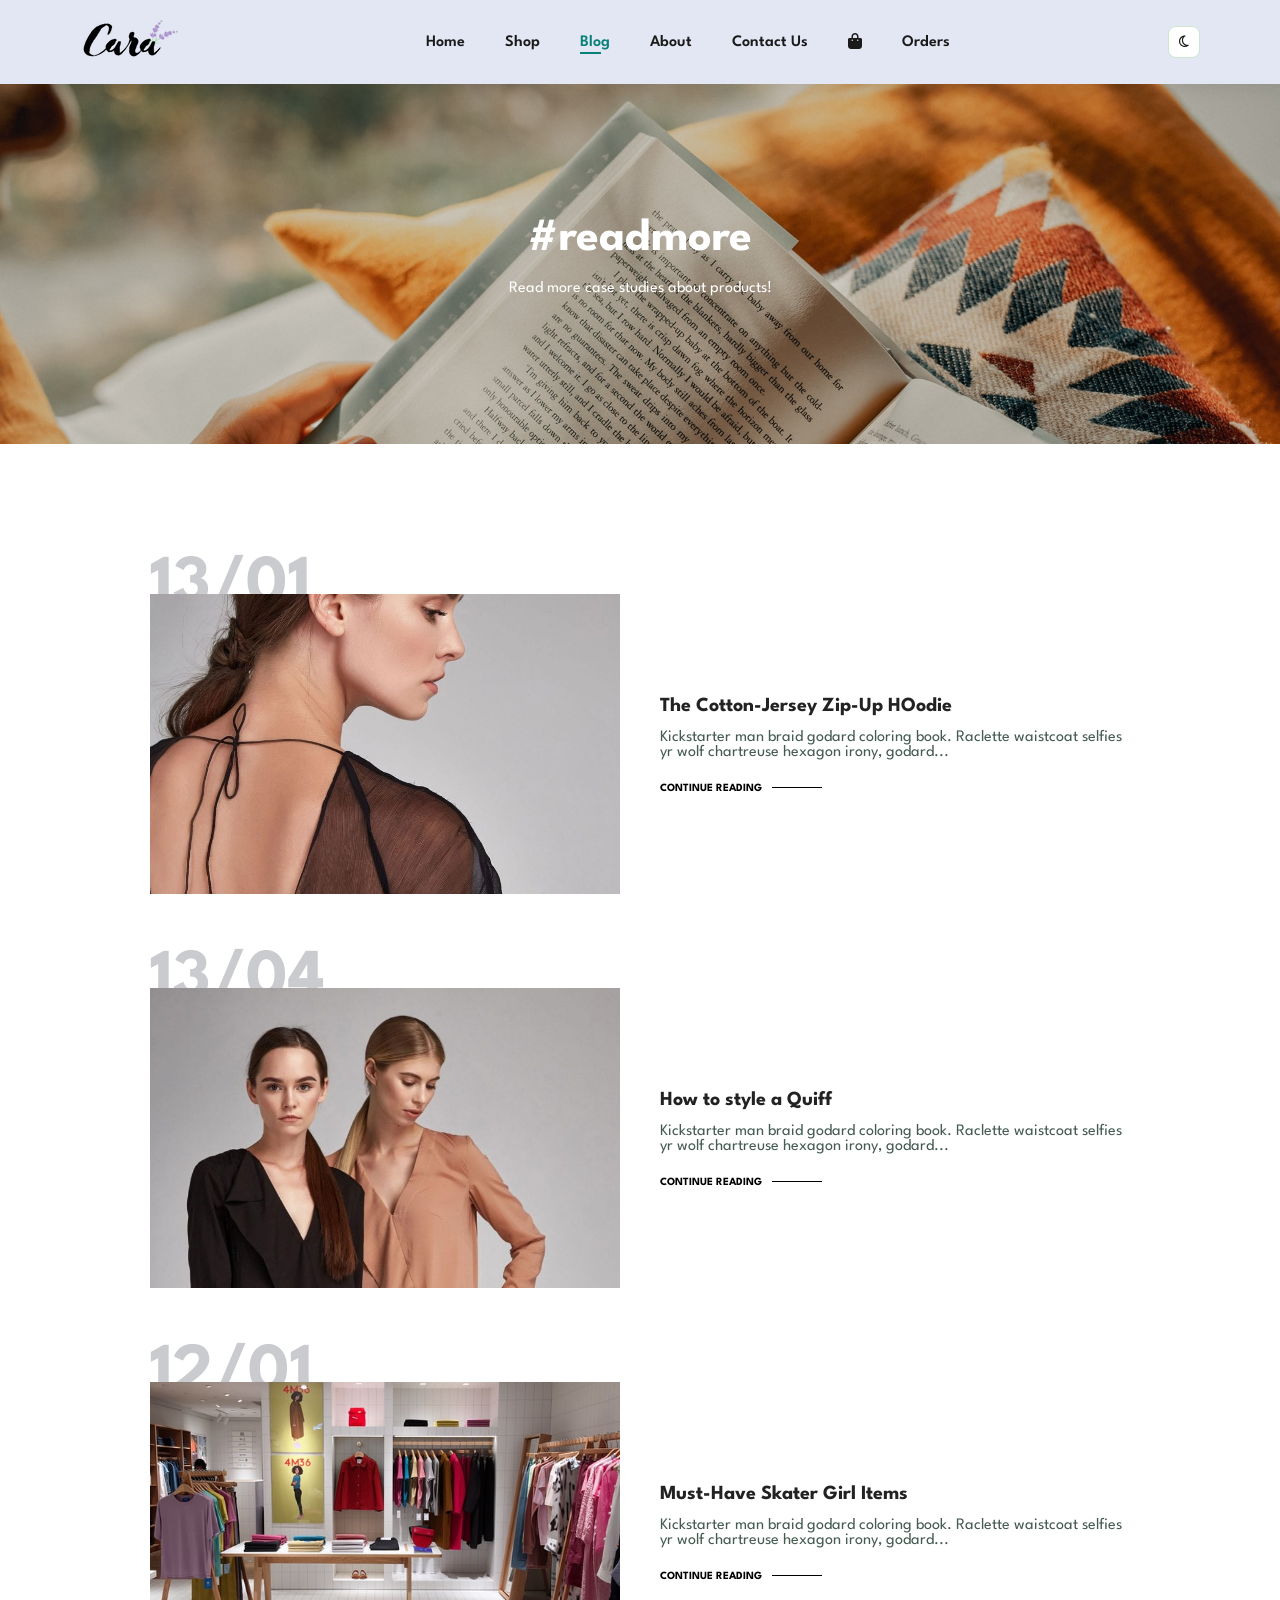
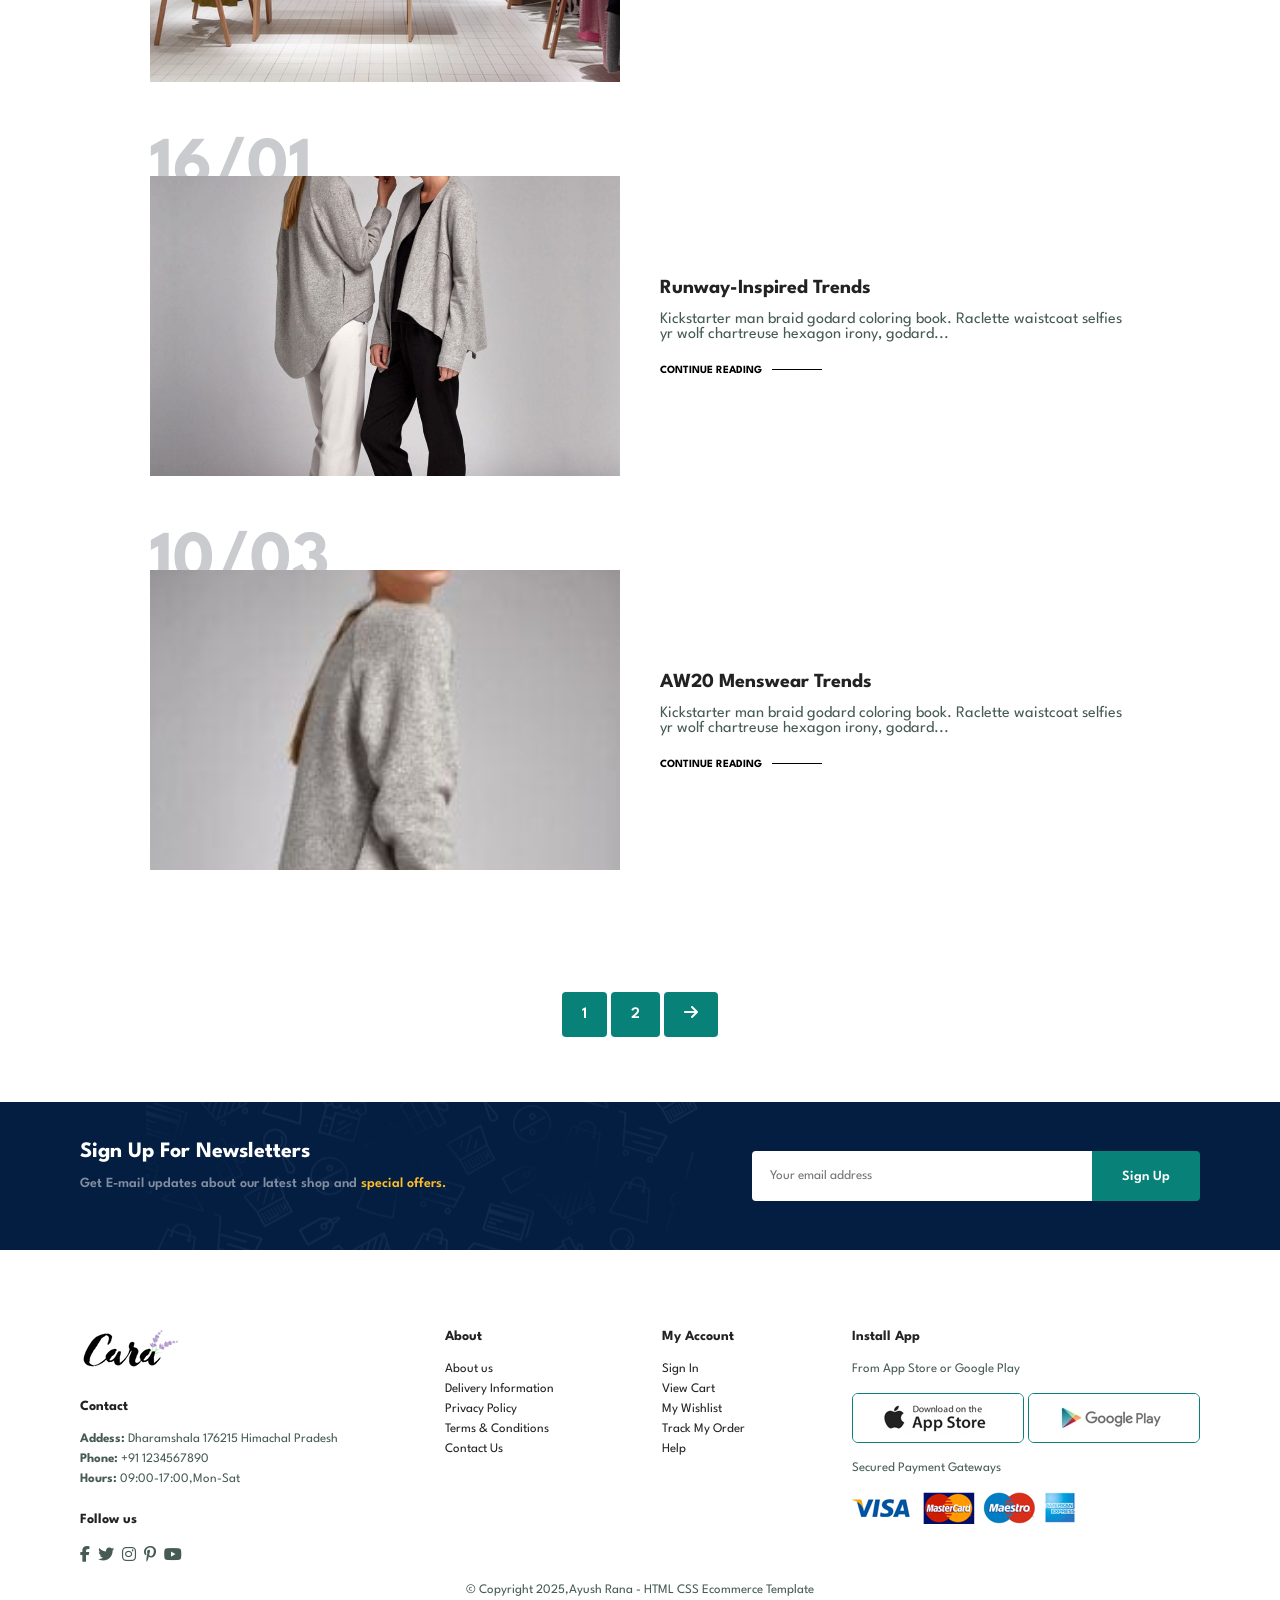
<file: blog.html>
<!DOCTYPE html>
<html lang="en">

<head>
    <meta charset="UTF-8">
    <meta name="viewport" content="width=device-width, initial-scale=1.0">
    <title>Blog - Cara</title>
    <link rel="stylesheet" href="style.css">
    <link rel="stylesheet" href="https://cdnjs.cloudflare.com/ajax/libs/font-awesome/6.7.2/css/all.min.css" />
    <link rel="icon" href="img/logo.png" type="image/png">
</head>

<body>
    <nav id="header">
        <a href="index.html"><img src="img/logo.png" class="logo" alt="logo"></a>

        <div>
            <ul id="navbar">
                <li><a href="index.html">Home</a></li>
                <li><a href="shop.html">Shop</a></li>
                <li><a class="active" href="blog.html">Blog</a></li>
                <li><a href="about.html">About</a></li>
                <li><a href="contact.html">Contact Us</a></li>
                <li id="bag"><a href="cart.html"><i class="fa-solid fa-bag-shopping"></i></a></li>
                <li><a href="orders.html">Orders</a></li>
                <a href="#" id="close"><i class="fa-solid fa-xmark"></i></a>
            </ul>
        </div>
        <button id="theme-toggle-desktop" aria-label="Toggle dark mode"><i class="fa-regular fa-moon"></i></button>
        <div id="mobile">
            <a href="cart.html"><i class="fa-solid fa-bag-shopping"></i></a>
            <i id="bar" class="fa-solid fa-bars"></i>
            <button id="theme-toggle" aria-label="Toggle dark mode"><i class="fa-regular fa-moon"></i></button>
        </div>
    </nav>

    <section id="page-header" class="blog-header">

        <h2>#readmore</h2>

        <p>Read more case studies about products! </p>

    </section>

    <section id="blog">
        <div class="blog-box">
            <div class="blog-img">
                <img src="img/blog/b1.jpg" alt="">
            </div>
            <div class="blog-details">
                <h4>The Cotton-Jersey Zip-Up HOodie </h4>
                <p>Kickstarter man braid godard coloring book. Raclette waistcoat selfies yr wolf chartreuse hexagon
                    irony, godard...</p>
                <a href="#">CONTINUE READING</a>
            </div>
            <h1>13/01</h1>
        </div>
        <div class="blog-box">
            <div class="blog-img">
                <img src="img/blog/b2.jpg" alt="">
            </div>
            <div class="blog-details">
                <h4>How to style a Quiff </h4>
                <p>Kickstarter man braid godard coloring book. Raclette waistcoat selfies yr wolf chartreuse hexagon
                    irony, godard...</p>
                <a href="#">CONTINUE READING</a>
            </div>
            <h1>13/04</h1>
        </div>
        <div class="blog-box">
            <div class="blog-img">
                <img src="img/blog/b3.jpg" alt="">
            </div>
            <div class="blog-details">
                <h4>Must-Have Skater Girl Items </h4>
                <p>Kickstarter man braid godard coloring book. Raclette waistcoat selfies yr wolf chartreuse hexagon
                    irony, godard...</p>
                <a href="#">CONTINUE READING</a>
            </div>
            <h1>12/01</h1>
        </div>
        <div class="blog-box">
            <div class="blog-img">
                <img src="img/blog/b4.jpg" alt="">
            </div>
            <div class="blog-details">
                <h4>Runway-Inspired Trends </h4>
                <p>Kickstarter man braid godard coloring book. Raclette waistcoat selfies yr wolf chartreuse hexagon
                    irony, godard...</p>
                <a href="#">CONTINUE READING</a>
            </div>
            <h1>16/01</h1>
        </div>
        <div class="blog-box">
            <div class="blog-img">
                <img src="img/blog/b5.jpg" alt="">
            </div>
            <div class="blog-details">
                <h4>AW20 Menswear Trends </h4>
                <p>Kickstarter man braid godard coloring book. Raclette waistcoat selfies yr wolf chartreuse hexagon
                    irony, godard...</p>
                <a href="#">CONTINUE READING</a>
            </div>
            <h1>10/03</h1>
        </div>
    </section>

    <section id="pagination" class="section-p1">
        <a href="#">1</a>
        <a href="#">2</a>
        <a href="#"><i class="fa-solid fa-arrow-right"></i></a>
    </section>

    <section id="newsletter" class="section-p1 section-m1">
        <div class="newstext">
            <h4>Sign Up For Newsletters</h4>
            <p>Get E-mail updates about our latest shop and <span>special offers.</span></p>
        </div>

        <div class="form">
            <input type="text" placeholder="Your email address">
            <button class="normal">Sign Up</button>
        </div>
    </section>

    <footer class="section-p1">
        <div class="col">
            <img class="logo" src="img/logo.png" alt="">
            <h4>Contact</h4>
            <p><strong>Addess: </strong>Dharamshala 176215 Himachal Pradesh</p>
            <p><strong>Phone: </strong>+91 1234567890</p>
            <p><strong>Hours: </strong>09:00-17:00,Mon-Sat</p>

            <div class="follow">
                <h4>Follow us</h4>
                <div class="icon">
                    <i class="fa-brands fa-facebook-f"></i>
                    <i class="fa-brands fa-twitter"></i>
                    <i class="fa-brands fa-instagram"></i>
                    <i class="fa-brands fa-pinterest-p"></i>
                    <i class="fa-brands fa-youtube"></i>
                </div>
            </div>
        </div>

        <div class="col">
            <h4>About</h4>
            <a href="#">About us</a>
            <a href="#">Delivery Information</a>
            <a href="#">Privacy Policy</a>
            <a href="#">Terms & Conditions</a>
            <a href="#">Contact Us</a>
        </div>

        <div class="col">
            <h4>My Account</h4>
            <a href="#">Sign In</a>
            <a href="#">View Cart</a>
            <a href="#">My Wishlist</a>
            <a href="#">Track My Order</a>
            <a href="#">Help</a>
        </div>

        <div class="col install">
            <h4>Install App</h4>
            <p>From App Store or Google Play</p>
            <div class="row">
                <img src="img/pay/app.jpg" alt="">
                <img src="img/pay/play.jpg" alt="">
            </div>
            <p>Secured Payment Gateways </p>
            <img src="img/pay/pay.png" alt="">
        </div>

        <div class="copyright">
            <p>© Copyright 2025,Ayush Rana - HTML CSS Ecommerce Template</p>
        </div>

    </footer>

    <script src="script.js"></script>
</body>

</html>
</file>
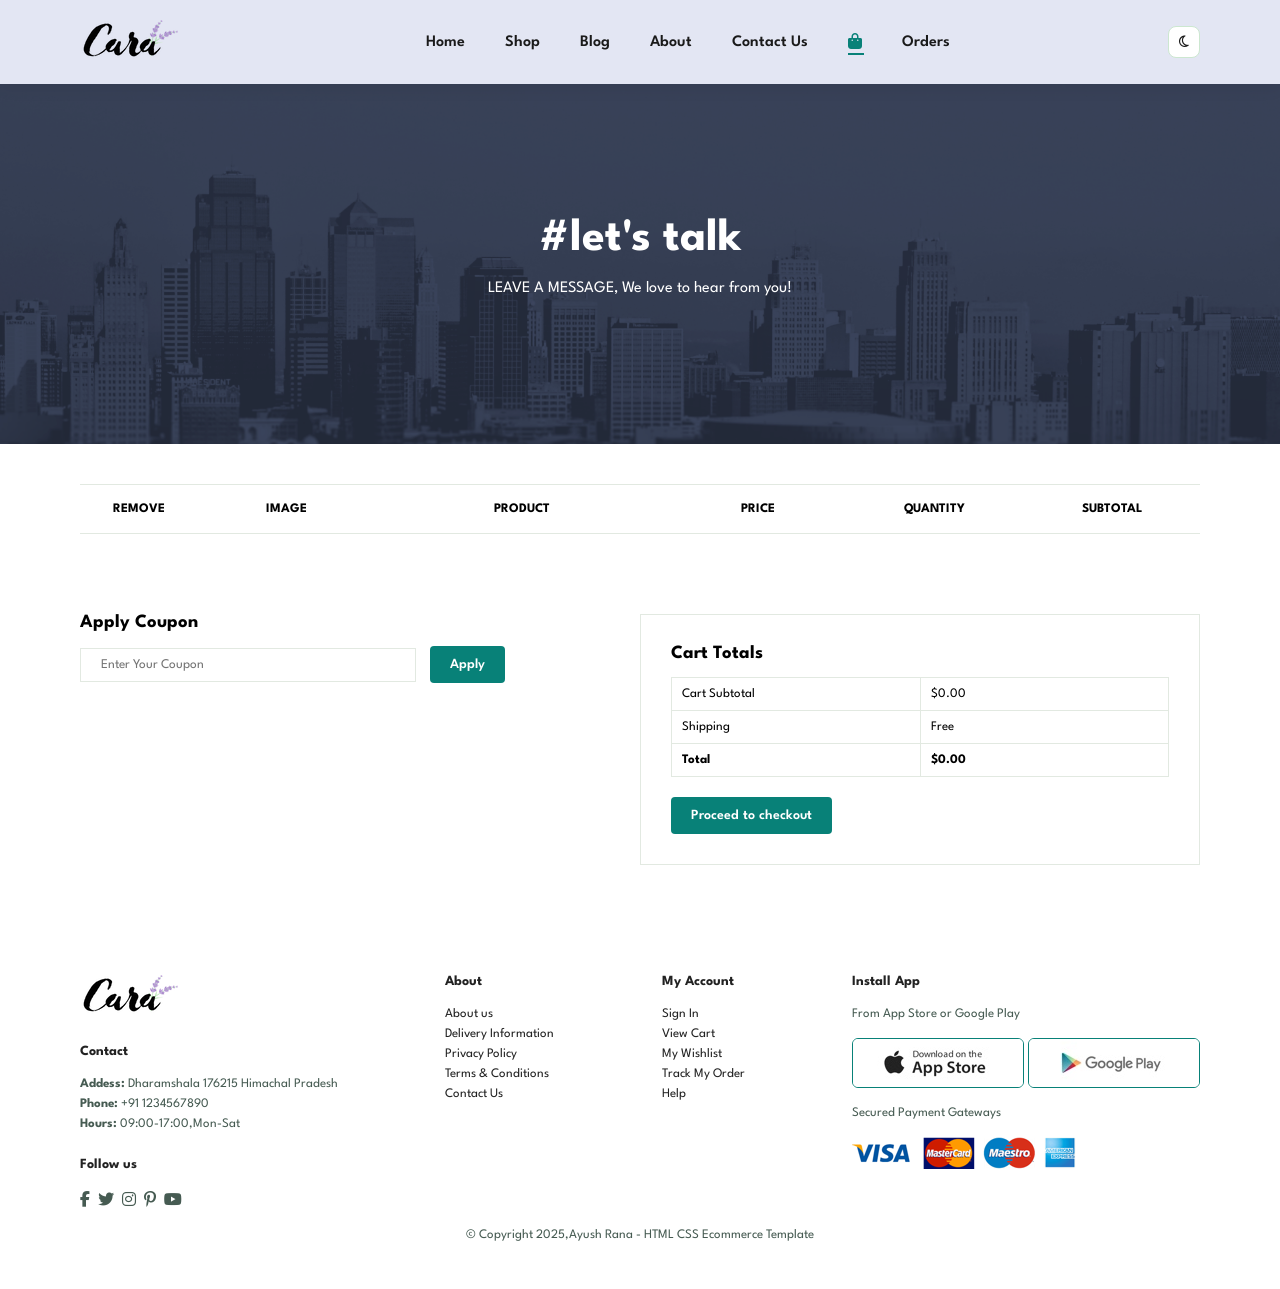
<file: cart.html>
<!DOCTYPE html>
<html lang="en">
  <head>
    <meta charset="UTF-8" />
    <meta name="viewport" content="width=device-width, initial-scale=1.0" />
    <title>Cart - Cara</title>
    <link rel="icon" href="img/logo.png" type="image/png" />
    <link rel="stylesheet" href="style.css" />
    <link
      rel="stylesheet"
      href="https://cdnjs.cloudflare.com/ajax/libs/font-awesome/6.7.2/css/all.min.css"
    />
  </head>

  <body>
    <nav id="header">
      <a href="index.html"
        ><img src="img/logo.png" class="logo" alt="logo"
      /></a>

      <div>
        <ul id="navbar">
          <li><a href="index.html">Home</a></li>
          <li><a href="shop.html">Shop</a></li>
          <li><a href="blog.html">Blog</a></li>
          <li><a href="about.html">About</a></li>
          <li><a href="contact.html">Contact Us</a></li>
          <li id="bag">
            <a class="active" href="cart.html"
              ><i class="fa-solid fa-bag-shopping"></i
            ></a>
          </li>
          <li><a href="orders.html">Orders</a></li>
          <a href="#" id="close"><i class="fa-solid fa-xmark"></i></a>
        </ul>
      </div>
      <button id="theme-toggle-desktop" aria-label="Toggle dark mode">
        <i class="fa-regular fa-moon"></i>
      </button>
      <div id="mobile">
        <a href="cart.html"><i class="fa-solid fa-bag-shopping"></i></a>
        <i id="bar" class="fa-solid fa-bars"></i>
        <button id="theme-toggle" aria-label="Toggle dark mode">
          <i class="fa-regular fa-moon"></i>
        </button>
      </div>
    </nav>

    <section id="page-header" class="contact-header">
      <h2>#let's talk</h2>

      <p>LEAVE A MESSAGE, We love to hear from you!</p>
    </section>

    <section id="cart-load" class="section-p1">
      <table width="100%">
        <thead>
          <tr>
            <td>Remove</td>
            <td>Image</td>
            <td>Product</td>
            <td>Price</td>
            <td>Quantity</td>
            <td>Subtotal</td>
          </tr>
        </thead>
        <tbody id="cart-body"></tbody>
      </table>
    </section>

    <section id="cart-add" class="section-p1">
      <div id="coupon">
        <h3>Apply Coupon</h3>
        <div>
          <input type="text" placeholder="Enter Your Coupon " />
          <button class="normal">Apply</button>
        </div>
      </div>

      <div id="subtotal">
        <h3>Cart Totals</h3>
        <table>
          <tr>
            <td>Cart Subtotal</td>
            <td id="cart-subtotal">$0</td>
          </tr>
          <tr>
            <td>Shipping</td>
            <td>Free</td>
          </tr>
          <tr>
            <td><strong>Total</strong></td>
            <td id="cart-total"><strong>$0</strong></td>
          </tr>
        </table>
        <button id="checkout-btn" class="normal">Proceed to checkout</button>
      </div>
    </section>

    <!-- Checkout Modal -->
    <div
      id="checkout-modal"
      style="
        display: none;
        position: fixed;
        inset: 0;
        background: rgba(0, 0, 0, 0.6);
        z-index: 1000;
        align-items: center;
        justify-content: center;
      "
    >
      <div
        style="
          background: #fff;
          color: #111;
          width: 95%;
          max-width: 520px;
          border-radius: 12px;
          overflow: hidden;
        "
      >
        <div style="padding: 16px 20px; background: #e3e6f3">
          <h4 style="margin: 0">Checkout</h4>
        </div>
        <div style="padding: 16px 20px">
          <p style="margin-bottom: 10px">Select a payment option:</p>
          <div style="display: flex; flex-direction: column; gap: 10px">
            <label
              ><input type="radio" name="payment" value="cod" checked /> Cash on
              Delivery (COD)</label
            >
            <label
              ><input type="radio" name="payment" value="upi" /> UPI (Google
              Pay, PhonePe, Paytm)</label
            >
            <label
              ><input type="radio" name="payment" value="card" /> Credit/Debit
              Card</label
            >
          </div>
          <div id="payment-extra" style="margin-top: 12px; display: none"></div>
          <div
            style="
              display: flex;
              gap: 10px;
              justify-content: flex-end;
              margin-top: 16px;
            "
          >
            <button
              id="cancel-checkout"
              class="normal"
              style="background: #fff; border: 1px solid #cce7d0"
            >
              Cancel
            </button>
            <button id="place-order-btn" class="normal">Place Order</button>
          </div>
          <div
            id="order-success"
            style="
              display: none;
              margin-top: 14px;
              padding: 12px;
              background: #e8f6ea;
              color: #055160;
              border: 1px solid #cce7d0;
              border-radius: 8px;
            "
          ></div>
        </div>
      </div>
    </div>

    <footer class="section-p1">
      <div class="col">
        <img class="logo" src="img/logo.png" alt="" />
        <h4>Contact</h4>
        <p><strong>Addess: </strong>Dharamshala 176215 Himachal Pradesh</p>
        <p><strong>Phone: </strong>+91 1234567890</p>
        <p><strong>Hours: </strong>09:00-17:00,Mon-Sat</p>

        <div class="follow">
          <h4>Follow us</h4>
          <div class="icon">
            <i class="fa-brands fa-facebook-f"></i>
            <i class="fa-brands fa-twitter"></i>
            <i class="fa-brands fa-instagram"></i>
            <i class="fa-brands fa-pinterest-p"></i>
            <i class="fa-brands fa-youtube"></i>
          </div>
        </div>
      </div>

      <div class="col">
        <h4>About</h4>
        <a href="#">About us</a>
        <a href="#">Delivery Information</a>
        <a href="#">Privacy Policy</a>
        <a href="#">Terms & Conditions</a>
        <a href="#">Contact Us</a>
      </div>

      <div class="col">
        <h4>My Account</h4>
        <a href="#">Sign In</a>
        <a href="#">View Cart</a>
        <a href="#">My Wishlist</a>
        <a href="#">Track My Order</a>
        <a href="#">Help</a>
      </div>

      <div class="col install">
        <h4>Install App</h4>
        <p>From App Store or Google Play</p>
        <div class="row">
          <img src="img/pay/app.jpg" alt="" />
          <img src="img/pay/play.jpg" alt="" />
        </div>
        <p>Secured Payment Gateways</p>
        <img src="img/pay/pay.png" alt="" />
      </div>

      <div class="copyright">
        <p>© Copyright 2025,Ayush Rana - HTML CSS Ecommerce Template</p>
      </div>
    </footer>

    <script src="script.js"></script>
  </body>
</html>
</file>
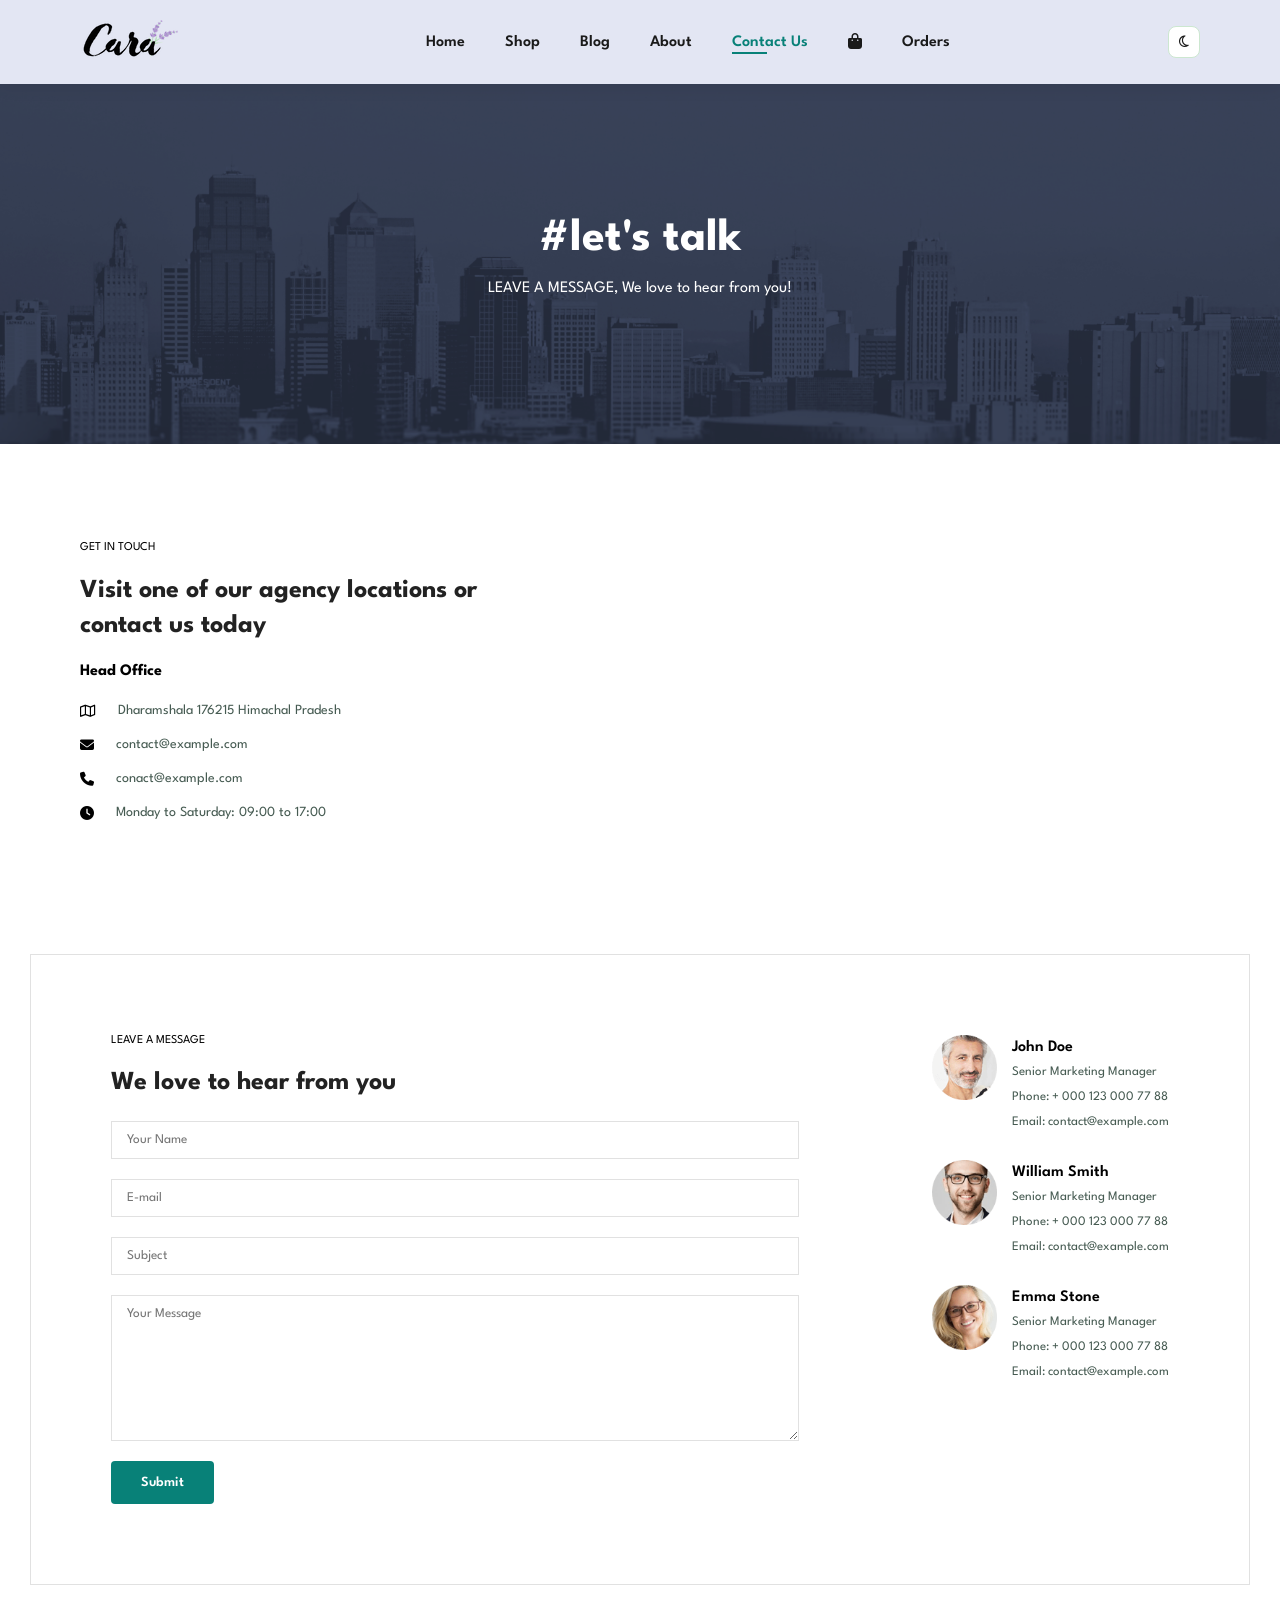
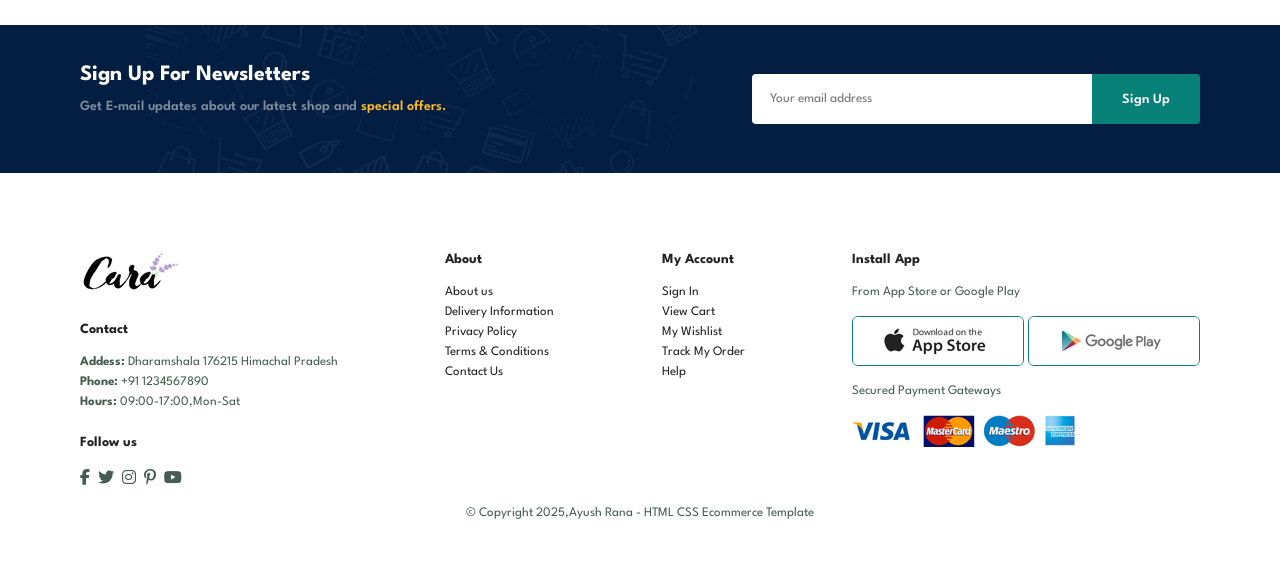
<file: contact.html>
<!DOCTYPE html>
<html lang="en">
  <head>
    <meta charset="UTF-8" />
    <meta name="viewport" content="width=device-width, initial-scale=1.0" />
    <title>Contact Us - Cara</title>
    <link rel="icon" href="img/logo.png" type="image/png" />
    <link rel="stylesheet" href="style.css" />
    <link
      rel="stylesheet"
      href="https://cdnjs.cloudflare.com/ajax/libs/font-awesome/6.7.2/css/all.min.css"
    />
  </head>

  <body>
    <nav id="header">
      <a href="index.html"
        ><img src="img/logo.png" class="logo" alt="logo"
      /></a>

      <div>
        <ul id="navbar">
          <li><a href="index.html">Home</a></li>
          <li><a href="shop.html">Shop</a></li>
          <li><a href="blog.html">Blog</a></li>
          <li><a href="about.html">About</a></li>
          <li><a class="active" href="contact.html">Contact Us</a></li>
          <li id="bag">
            <a href="cart.html"><i class="fa-solid fa-bag-shopping"></i></a>
          </li>
          <li><a href="orders.html">Orders</a></li>
          <a href="#" id="close"><i class="fa-solid fa-xmark"></i></a>
        </ul>
      </div>
      <button id="theme-toggle-desktop" aria-label="Toggle dark mode">
        <i class="fa-regular fa-moon"></i>
      </button>
      <div id="mobile">
        <a href="cart.html"><i class="fa-solid fa-bag-shopping"></i></a>
        <i id="bar" class="fa-solid fa-bars"></i>
        <button id="theme-toggle" aria-label="Toggle dark mode">
          <i class="fa-regular fa-moon"></i>
        </button>
      </div>
    </nav>

    <section id="page-header" class="contact-header">
      <h2>#let's talk</h2>

      <p>LEAVE A MESSAGE, We love to hear from you!</p>
    </section>

    <section id="contact-details" class="section-p1">
      <div class="details">
        <span>GET IN TOUCH</span>
        <h2>Visit one of our agency locations or contact us today</h2>
        <h3>Head Office</h3>
        <div>
          <li>
            <i class="fa-regular fa-map"></i>
            <p>Dharamshala 176215 Himachal Pradesh</p>
          </li>
          <li>
            <i class="fa-solid fa-envelope"></i>
            <p>contact@example.com</p>
          </li>
          <li>
            <i class="fa-solid fa-phone"></i>
            <p>conact@example.com</p>
          </li>
          <li>
            <i class="fa-solid fa-clock"></i>
            <p>Monday to Saturday: 09:00 to 17:00</p>
          </li>
        </div>
      </div>

      <div class="map">
        <iframe
          src="https://www.google.com/maps/embed?pb=!1m18!1m12!1m3!1d3376.1900304490437!2d76.32293717509734!3d32.19910976329638!2m3!1f0!2f0!3f0!3m2!1i1024!2i768!4f13.1!3m3!1m2!1s0x391b5106da55d391%3A0xe85b152e2caebea0!2sGovernment%20Post%20Graduate%20College%20Dharmshala!5e0!3m2!1sen!2sin!4v1752477317897!5m2!1sen!2sin"
          width="600"
          height="450"
          style="border: 0"
          allowfullscreen=""
          loading="lazy"
          referrerpolicy="no-referrer-when-downgrade"
        ></iframe>
      </div>
    </section>

    <section id="form-details">
      <form action="">
        <span>LEAVE A MESSAGE</span>
        <h2>We love to hear from you</h2>
        <input type="text" placeholder="Your Name" />
        <input type="text" placeholder="E-mail" />
        <input type="text" placeholder="Subject" />
        <textarea
          name=""
          id=""
          cols="30"
          rows="10"
          placeholder="Your Message"
        ></textarea>
        <button class="normal">Submit</button>
      </form>

      <div class="people">
        <div>
          <img src="img/people/1.png" alt="" />
          <p>
            <span>John Doe</span>Senior Marketing Manager <br />Phone: + 000 123
            000 77 88 <br />Email: contact@example.com
          </p>
        </div>
        <div>
          <img src="img/people/2.png" alt="" />
          <p>
            <span>William Smith</span>Senior Marketing Manager <br />Phone: +
            000 123 000 77 88 <br />Email: contact@example.com
          </p>
        </div>
        <div>
          <img src="img/people/3.png" alt="" />
          <p>
            <span>Emma Stone</span>Senior Marketing Manager <br />Phone: + 000
            123 000 77 88 <br />Email: contact@example.com
          </p>
        </div>
      </div>
    </section>

    <section id="newsletter" class="section-p1 section-m1">
      <div class="newstext">
        <h4>Sign Up For Newsletters</h4>
        <p>
          Get E-mail updates about our latest shop and
          <span>special offers.</span>
        </p>
      </div>

      <div class="form">
        <input type="text" placeholder="Your email address" />
        <button class="normal">Sign Up</button>
      </div>
    </section>

    <footer class="section-p1">
      <div class="col">
        <img class="logo" src="img/logo.png" alt="" />
        <h4>Contact</h4>
        <p><strong>Addess: </strong>Dharamshala 176215 Himachal Pradesh</p>
        <p><strong>Phone: </strong>+91 1234567890</p>
        <p><strong>Hours: </strong>09:00-17:00,Mon-Sat</p>

        <div class="follow">
          <h4>Follow us</h4>
          <div class="icon">
            <i class="fa-brands fa-facebook-f"></i>
            <i class="fa-brands fa-twitter"></i>
            <i class="fa-brands fa-instagram"></i>
            <i class="fa-brands fa-pinterest-p"></i>
            <i class="fa-brands fa-youtube"></i>
          </div>
        </div>
      </div>

      <div class="col">
        <h4>About</h4>
        <a href="#">About us</a>
        <a href="#">Delivery Information</a>
        <a href="#">Privacy Policy</a>
        <a href="#">Terms & Conditions</a>
        <a href="#">Contact Us</a>
      </div>

      <div class="col">
        <h4>My Account</h4>
        <a href="#">Sign In</a>
        <a href="#">View Cart</a>
        <a href="#">My Wishlist</a>
        <a href="#">Track My Order</a>
        <a href="#">Help</a>
      </div>

      <div class="col install">
        <h4>Install App</h4>
        <p>From App Store or Google Play</p>
        <div class="row">
          <img src="img/pay/app.jpg" alt="" />
          <img src="img/pay/play.jpg" alt="" />
        </div>
        <p>Secured Payment Gateways</p>
        <img src="img/pay/pay.png" alt="" />
      </div>

      <div class="copyright">
        <p>© Copyright 2025,Ayush Rana - HTML CSS Ecommerce Template</p>
      </div>
    </footer>

    <script src="script.js"></script>
  </body>
</html>
</file>
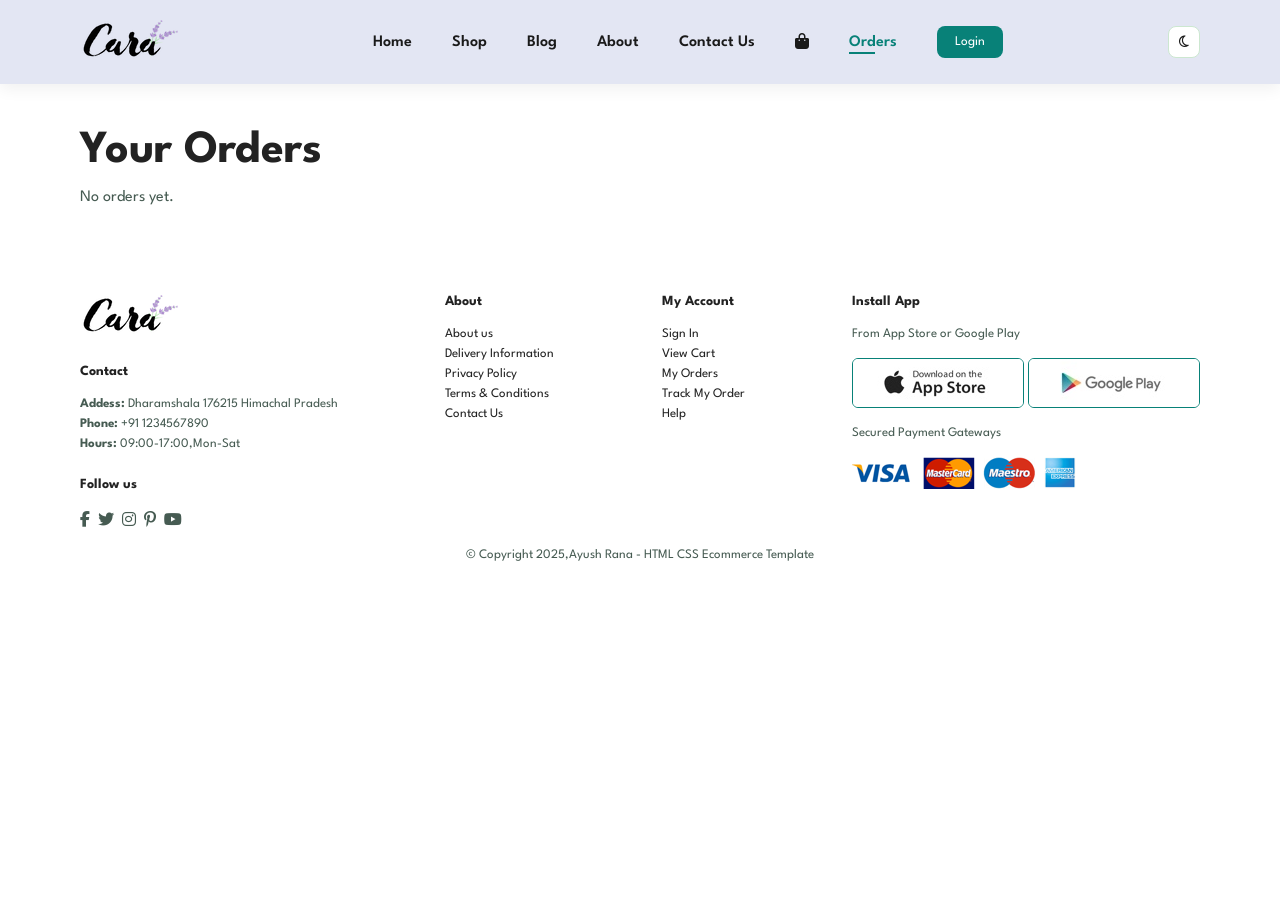
<file: orders.html>
<!DOCTYPE html>
<html lang="en">
  <head>
    <meta charset="UTF-8" />
    <meta name="viewport" content="width=device-width, initial-scale=1.0" />
    <title>Orders - Cara</title>
    <link rel="icon" href="img/logo.png" type="image/png" />
    <link rel="stylesheet" href="style.css" />
    <link
      rel="stylesheet"
      href="https://cdnjs.cloudflare.com/ajax/libs/font-awesome/6.7.2/css/all.min.css"
    />
  </head>

  <body>
    <nav id="header">
      <a href="index.html"
        ><img src="img/logo.png" class="logo" alt="logo"
      /></a>

      <div>
        <ul id="navbar">
          <li><a href="index.html">Home</a></li>
          <li><a href="shop.html">Shop</a></li>
          <li><a href="blog.html">Blog</a></li>
          <li><a href="about.html">About</a></li>
          <li><a href="contact.html">Contact Us</a></li>
          <li id="bag">
            <a href="cart.html"><i class="fa-solid fa-bag-shopping"></i></a>
          </li>
          <li><a class="active" href="orders.html">Orders</a></li>
          <li class="login-btn">
            <a href="auth.html">
              <button
                style="
                  background-color: #088178;
                  color: white;
                  padding: 10px 18px;
                  border: none;
                  border-radius: 8px;
                  cursor: pointer;
                "
              >
                Login
              </button>
            </a>
          </li>
          <a href="#" id="close"><i class="fa-solid fa-xmark"></i></a>
        </ul>
      </div>
      <button id="theme-toggle-desktop" aria-label="Toggle dark mode">
        <i class="fa-regular fa-moon"></i>
      </button>
      <div id="mobile">
        <a href="cart.html"><i class="fa-solid fa-bag-shopping"></i></a>
        <i id="bar" class="fa-solid fa-bars"></i>
        <button id="theme-toggle" aria-label="Toggle dark mode">
          <i class="fa-regular fa-moon"></i>
        </button>
      </div>
    </nav>

    <section class="section-p1">
      <h2>Your Orders</h2>
      <div id="orders-list" style="margin-top: 12px"></div>
    </section>

    <footer class="section-p1">
      <div class="col">
        <img class="logo" src="img/logo.png" alt="" />
        <h4>Contact</h4>
        <p><strong>Addess: </strong>Dharamshala 176215 Himachal Pradesh</p>
        <p><strong>Phone: </strong>+91 1234567890</p>
        <p><strong>Hours: </strong>09:00-17:00,Mon-Sat</p>

        <div class="follow">
          <h4>Follow us</h4>
          <div class="icon">
            <i class="fa-brands fa-facebook-f"></i>
            <i class="fa-brands fa-twitter"></i>
            <i class="fa-brands fa-instagram"></i>
            <i class="fa-brands fa-pinterest-p"></i>
            <i class="fa-brands fa-youtube"></i>
          </div>
        </div>
      </div>

      <div class="col">
        <h4>About</h4>
        <a href="#">About us</a>
        <a href="#">Delivery Information</a>
        <a href="#">Privacy Policy</a>
        <a href="#">Terms & Conditions</a>
        <a href="#">Contact Us</a>
      </div>

      <div class="col">
        <h4>My Account</h4>
        <a href="auth.html">Sign In</a>
        <a href="cart.html">View Cart</a>
        <a href="orders.html">My Orders</a>
        <a href="#">Track My Order</a>
        <a href="#">Help</a>
      </div>

      <div class="col install">
        <h4>Install App</h4>
        <p>From App Store or Google Play</p>
        <div class="row">
          <img src="img/pay/app.jpg" alt="" />
          <img src="img/pay/play.jpg" alt="" />
        </div>
        <p>Secured Payment Gateways</p>
        <img src="img/pay/pay.png" alt="" />
      </div>

      <div class="copyright">
        <p>© Copyright 2025,Ayush Rana - HTML CSS Ecommerce Template</p>
      </div>
    </footer>

    <script src="script.js"></script>
  </body>
</html>
</file>
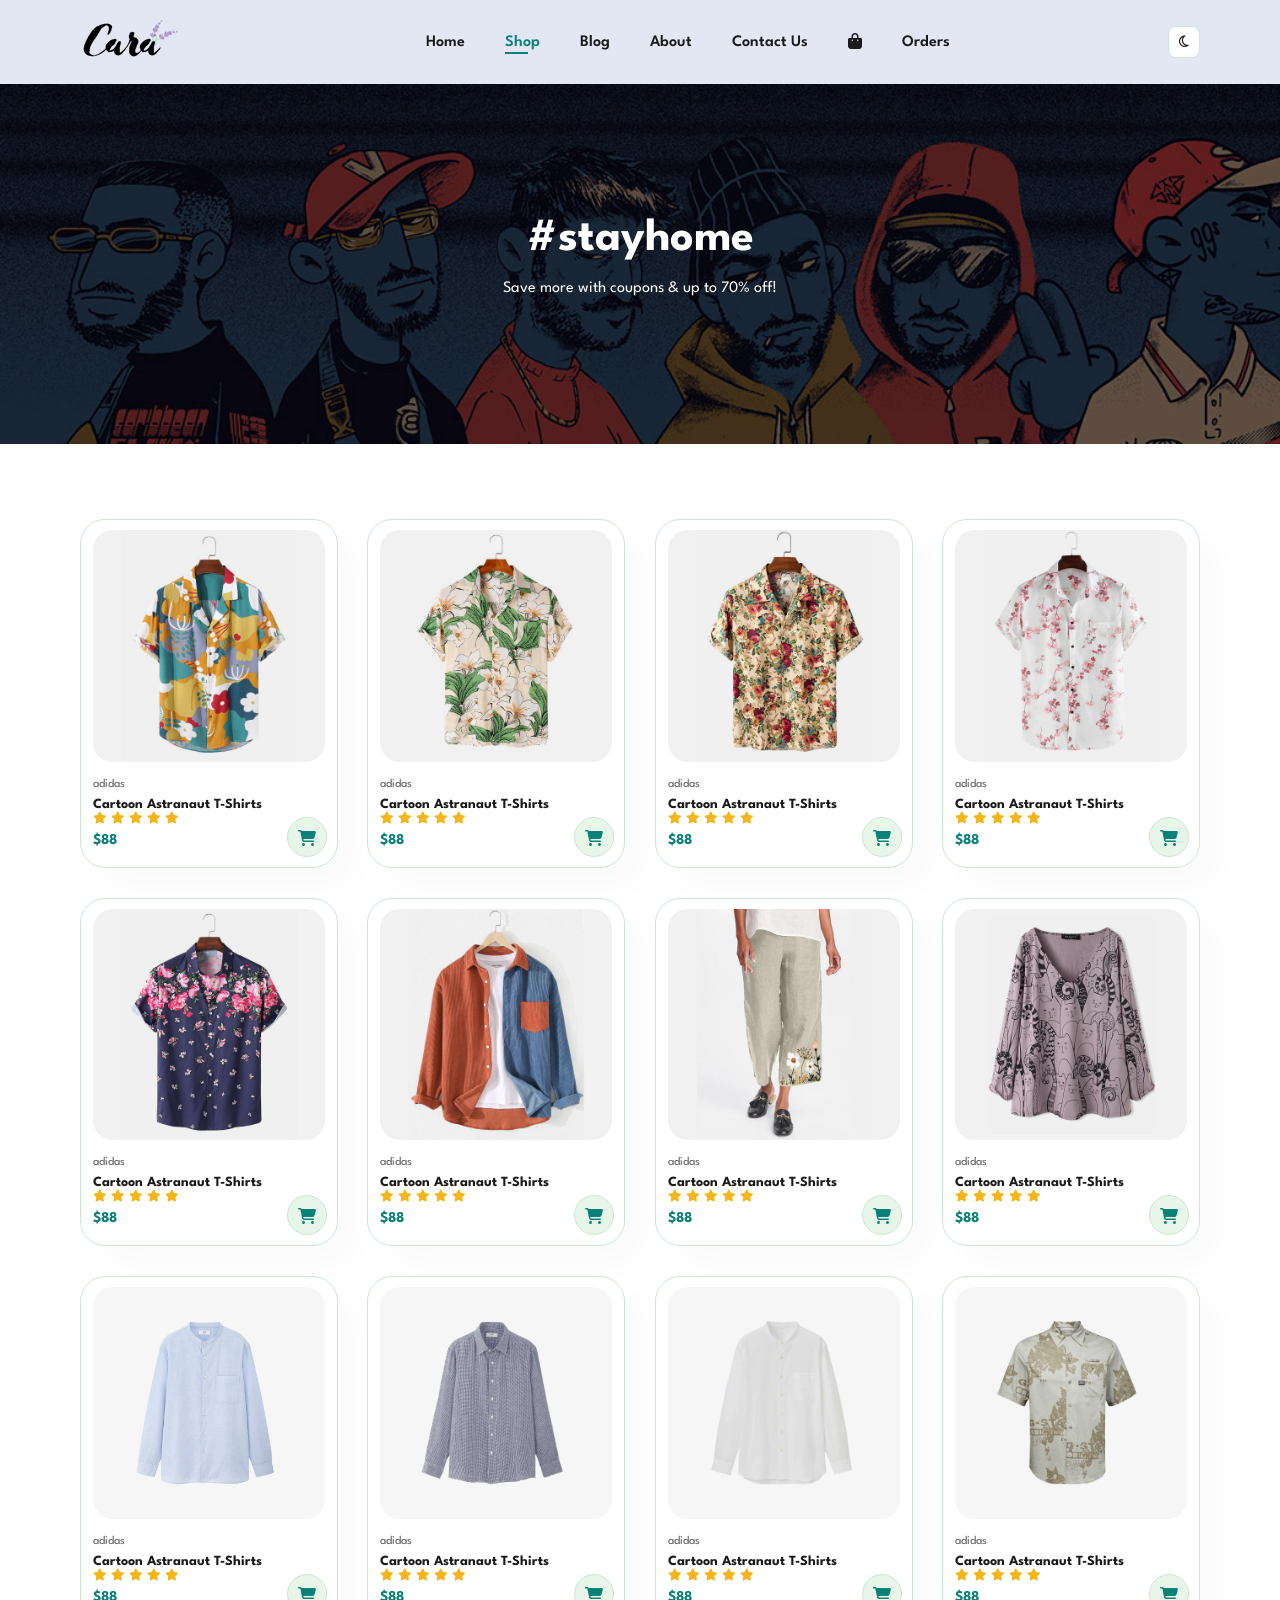
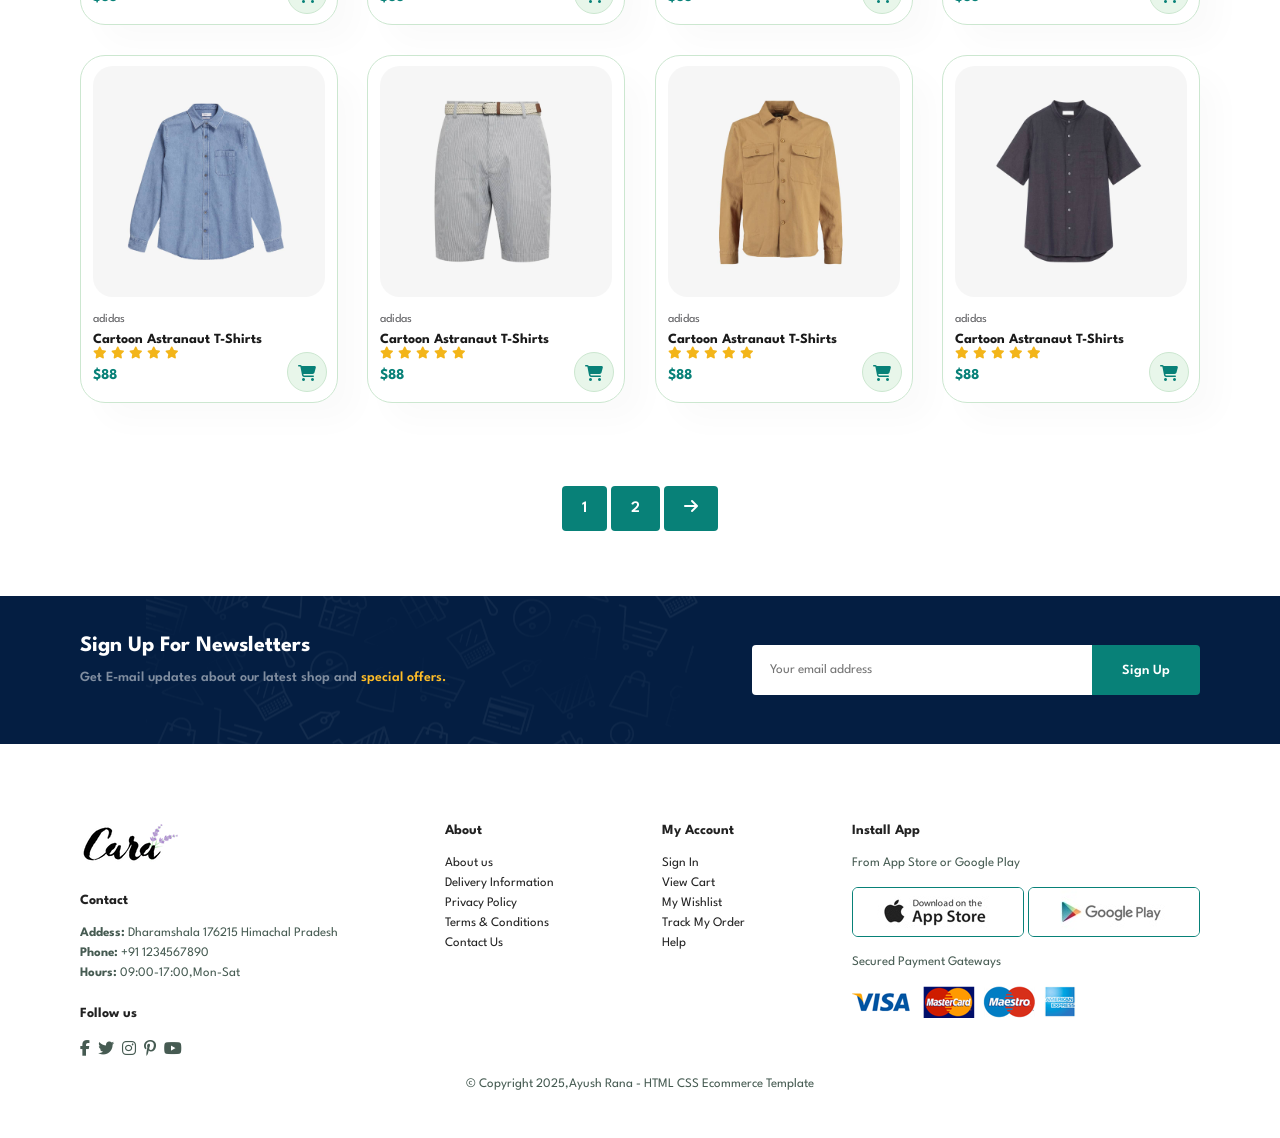
<file: shop.html>
<!DOCTYPE html>
<html lang="en">

<head>
    <meta charset="UTF-8">
    <meta name="viewport" content="width=device-width, initial-scale=1.0">
    <title>Shop - Cara</title>
    <link rel="stylesheet" href="style.css">
    <link rel="stylesheet" href="https://cdnjs.cloudflare.com/ajax/libs/font-awesome/6.7.2/css/all.min.css" />
    <link rel="icon" href="img/logo.png" type="image/png">
</head>

<body>
    <nav id="header">
        <a href="index.html"><img src="img/logo.png" class="logo" alt="logo"></a>

        <div>
            <ul id="navbar">
                <li><a href="index.html">Home</a></li>
                <li><a class="active" href="shop.html">Shop</a></li>
                <li><a href="blog.html">Blog</a></li>
                <li><a href="about.html">About</a></li>
                <li><a href="contact.html">Contact Us</a></li>
                <li id="bag"><a href="cart.html"><i class="fa-solid fa-bag-shopping"></i></a></li>
                <li><a href="orders.html">Orders</a></li>
                <a href="#" id="close"><i class="fa-solid fa-xmark"></i></a>
            </ul>
        </div>
        <button id="theme-toggle-desktop" aria-label="Toggle dark mode"><i class="fa-regular fa-moon"></i></button>
        <div id="mobile">
            <a href="cart.html"><i class="fa-solid fa-bag-shopping"></i></a>
            <i id="bar" class="fa-solid fa-bars"></i>
            <button id="theme-toggle" aria-label="Toggle dark mode"><i class="fa-regular fa-moon"></i></button>
        </div>
    </nav>

    <section id="page-header">

        <h2>#stayhome</h2>

        <p>Save more with coupons & up to 70% off! </p>

    </section>

    <section id="product1" class="section-p1">
        <div class="pro-container">
            <div class="pro" onclick="window.location.href='sproduct.html' ">
                <img src="img/products/f1.jpg" alt="">
                <div class="des">
                    <span>adidas</span>
                    <h5>Cartoon Astranaut T-Shirts</h5>
                    <div class="star">
                        <i class="fas fa-star"></i>
                        <i class="fas fa-star"></i>
                        <i class="fas fa-star"></i>
                        <i class="fas fa-star"></i>
                        <i class="fas fa-star"></i>
                    </div>
                    <h4>$88</h4>
                </div>
                <a href="#" class="quick-add"><i class="fa-solid fa-cart-shopping" id="cart"></i></a>
            </div>
            <div class="pro" onclick="window.location.href='sproduct.html' ">
                <img src="img/products/f2.jpg" alt="">
                <div class="des">
                    <span>adidas</span>
                    <h5>Cartoon Astranaut T-Shirts</h5>
                    <div class="star">
                        <i class="fas fa-star"></i>
                        <i class="fas fa-star"></i>
                        <i class="fas fa-star"></i>
                        <i class="fas fa-star"></i>
                        <i class="fas fa-star"></i>
                    </div>
                    <h4>$88</h4>
                </div>
                <a href="#" class="quick-add"><i class="fa-solid fa-cart-shopping" id="cart"></i></a>
            </div>
            <div class="pro" onclick="window.location.href='sproduct.html' ">
                <img src="img/products/f3.jpg" alt="">
                <div class="des">
                    <span>adidas</span>
                    <h5>Cartoon Astranaut T-Shirts</h5>
                    <div class="star">
                        <i class="fas fa-star"></i>
                        <i class="fas fa-star"></i>
                        <i class="fas fa-star"></i>
                        <i class="fas fa-star"></i>
                        <i class="fas fa-star"></i>
                    </div>
                    <h4>$88</h4>
                </div>
                <a href="#" class="quick-add"><i class="fa-solid fa-cart-shopping" id="cart"></i></a>
            </div>
            <div class="pro" onclick="window.location.href='sproduct.html' ">
                <img src="img/products/f4.jpg" alt="">
                <div class="des">
                    <span>adidas</span>
                    <h5>Cartoon Astranaut T-Shirts</h5>
                    <div class="star">
                        <i class="fas fa-star"></i>
                        <i class="fas fa-star"></i>
                        <i class="fas fa-star"></i>
                        <i class="fas fa-star"></i>
                        <i class="fas fa-star"></i>
                    </div>
                    <h4>$88</h4>
                </div>
                <a href="#" class="quick-add"><i class="fa-solid fa-cart-shopping" id="cart"></i></a>
            </div>
            <div class="pro" onclick="window.location.href='sproduct.html' ">
                <img src="img/products/f5.jpg" alt="">
                <div class="des">
                    <span>adidas</span>
                    <h5>Cartoon Astranaut T-Shirts</h5>
                    <div class="star">
                        <i class="fas fa-star"></i>
                        <i class="fas fa-star"></i>
                        <i class="fas fa-star"></i>
                        <i class="fas fa-star"></i>
                        <i class="fas fa-star"></i>
                    </div>
                    <h4>$88</h4>
                </div>
                <a href="#" class="quick-add"><i class="fa-solid fa-cart-shopping" id="cart"></i></a>
            </div>
            <div class="pro" onclick="window.location.href='sproduct.html' ">
                <img src="img/products/f6.jpg" alt="">
                <div class="des">
                    <span>adidas</span>
                    <h5>Cartoon Astranaut T-Shirts</h5>
                    <div class="star">
                        <i class="fas fa-star"></i>
                        <i class="fas fa-star"></i>
                        <i class="fas fa-star"></i>
                        <i class="fas fa-star"></i>
                        <i class="fas fa-star"></i>
                    </div>
                    <h4>$88</h4>
                </div>
                <a href="#" class="quick-add"><i class="fa-solid fa-cart-shopping" id="cart"></i></a>
            </div>
            <div class="pro" onclick="window.location.href='sproduct.html' ">
                <img src="img/products/f7.jpg" alt="">
                <div class="des">
                    <span>adidas</span>
                    <h5>Cartoon Astranaut T-Shirts</h5>
                    <div class="star">
                        <i class="fas fa-star"></i>
                        <i class="fas fa-star"></i>
                        <i class="fas fa-star"></i>
                        <i class="fas fa-star"></i>
                        <i class="fas fa-star"></i>
                    </div>
                    <h4>$88</h4>
                </div>
                <a href="#" class="quick-add"><i class="fa-solid fa-cart-shopping" id="cart"></i></a>
            </div>
            <div class="pro" onclick="window.location.href='sproduct.html' ">
                <img src="img/products/f8.jpg" alt="">
                <div class="des">
                    <span>adidas</span>
                    <h5>Cartoon Astranaut T-Shirts</h5>
                    <div class="star">
                        <i class="fas fa-star"></i>
                        <i class="fas fa-star"></i>
                        <i class="fas fa-star"></i>
                        <i class="fas fa-star"></i>
                        <i class="fas fa-star"></i>
                    </div>
                    <h4>$88</h4>
                </div>
                <a href="#" class="quick-add"><i class="fa-solid fa-cart-shopping" id="cart"></i></a>
            </div>

            <div class="pro">

                <img src="img/products/n1.jpg" alt="">
                <div class="des">
                    <span>adidas</span>
                    <h5>Cartoon Astranaut T-Shirts</h5>
                    <div class="star">
                        <i class="fas fa-star"></i>
                        <i class="fas fa-star"></i>
                        <i class="fas fa-star"></i>
                        <i class="fas fa-star"></i>
                        <i class="fas fa-star"></i>
                    </div>
                    <h4>$88</h4>
                </div>
                <a href="#" class="quick-add"><i class="fa-solid fa-cart-shopping" id="cart"></i></a>
            </div>
            <div class="pro" onclick="window.location.href='sproduct.html' ">
                <img src="img/products/n2.jpg" alt="">
                <div class="des">
                    <span>adidas</span>
                    <h5>Cartoon Astranaut T-Shirts</h5>
                    <div class="star">
                        <i class="fas fa-star"></i>
                        <i class="fas fa-star"></i>
                        <i class="fas fa-star"></i>
                        <i class="fas fa-star"></i>
                        <i class="fas fa-star"></i>
                    </div>
                    <h4>$88</h4>
                </div>
                <a href="#" class="quick-add"><i class="fa-solid fa-cart-shopping" id="cart"></i></a>
            </div>
            <div class="pro" onclick="window.location.href='sproduct.html' ">
                <img src="img/products/n3.jpg" alt="">
                <div class="des">
                    <span>adidas</span>
                    <h5>Cartoon Astranaut T-Shirts</h5>
                    <div class="star">
                        <i class="fas fa-star"></i>
                        <i class="fas fa-star"></i>
                        <i class="fas fa-star"></i>
                        <i class="fas fa-star"></i>
                        <i class="fas fa-star"></i>
                    </div>
                    <h4>$88</h4>
                </div>
                <a href="#" class="quick-add"><i class="fa-solid fa-cart-shopping" id="cart"></i></a>
            </div>
            <div class="pro" onclick="window.location.href='sproduct.html' ">
                <img src="img/products/n4.jpg" alt="">
                <div class="des">
                    <span>adidas</span>
                    <h5>Cartoon Astranaut T-Shirts</h5>
                    <div class="star">
                        <i class="fas fa-star"></i>
                        <i class="fas fa-star"></i>
                        <i class="fas fa-star"></i>
                        <i class="fas fa-star"></i>
                        <i class="fas fa-star"></i>
                    </div>
                    <h4>$88</h4>
                </div>
                <a href="#" class="quick-add"><i class="fa-solid fa-cart-shopping" id="cart"></i></a>
            </div>
            <div class="pro" onclick="window.location.href='sproduct.html' ">
                <img src="img/products/n5.jpg" alt="">
                <div class="des">
                    <span>adidas</span>
                    <h5>Cartoon Astranaut T-Shirts</h5>
                    <div class="star">
                        <i class="fas fa-star"></i>
                        <i class="fas fa-star"></i>
                        <i class="fas fa-star"></i>
                        <i class="fas fa-star"></i>
                        <i class="fas fa-star"></i>
                    </div>
                    <h4>$88</h4>
                </div>
                <a href="#" class="quick-add"><i class="fa-solid fa-cart-shopping" id="cart"></i></a>
            </div>
            <div class="pro" onclick="window.location.href='sproduct.html' ">
                <img src="img/products/n6.jpg" alt="">
                <div class="des">
                    <span>adidas</span>
                    <h5>Cartoon Astranaut T-Shirts</h5>
                    <div class="star">
                        <i class="fas fa-star"></i>
                        <i class="fas fa-star"></i>
                        <i class="fas fa-star"></i>
                        <i class="fas fa-star"></i>
                        <i class="fas fa-star"></i>
                    </div>
                    <h4>$88</h4>
                </div>
                <a href="#" class="quick-add"><i class="fa-solid fa-cart-shopping" id="cart"></i></a>
            </div>
            <div class="pro" onclick="window.location.href='sproduct.html' ">
                <img src="img/products/n7.jpg" alt="">
                <div class="des">
                    <span>adidas</span>
                    <h5>Cartoon Astranaut T-Shirts</h5>
                    <div class="star">
                        <i class="fas fa-star"></i>
                        <i class="fas fa-star"></i>
                        <i class="fas fa-star"></i>
                        <i class="fas fa-star"></i>
                        <i class="fas fa-star"></i>
                    </div>
                    <h4>$88</h4>
                </div>
                <a href="#" class="quick-add"><i class="fa-solid fa-cart-shopping" id="cart"></i></a>
            </div>
            <div class="pro" onclick="window.location.href='sproduct.html' ">
                <img src="img/products/n8.jpg" alt="">
                <div class="des">
                    <span>adidas</span>
                    <h5>Cartoon Astranaut T-Shirts</h5>
                    <div class="star">
                        <i class="fas fa-star"></i>
                        <i class="fas fa-star"></i>
                        <i class="fas fa-star"></i>
                        <i class="fas fa-star"></i>
                        <i class="fas fa-star"></i>
                    </div>
                    <h4>$88</h4>
                </div>
                <a href="#" class="quick-add"><i class="fa-solid fa-cart-shopping" id="cart"></i></a>
            </div>
        </div>
    </section>


    <section id="pagination" class="section-p1">
        <a href="#">1</a>
        <a href="#">2</a>
        <a href="#"><i class="fa-solid fa-arrow-right"></i></a>
    </section>

    <section id="newsletter" class="section-p1 section-m1">
        <div class="newstext">
            <h4>Sign Up For Newsletters</h4>
            <p>Get E-mail updates about our latest shop and <span>special offers.</span></p>
        </div>

        <div class="form">
            <input type="text" placeholder="Your email address">
            <button class="normal">Sign Up</button>
        </div>
    </section>

    <footer class="section-p1">
        <div class="col">
            <img class="logo" src="img/logo.png" alt="">
            <h4>Contact</h4>
            <p><strong>Addess: </strong>Dharamshala 176215 Himachal Pradesh</p>
            <p><strong>Phone: </strong>+91 1234567890</p>
            <p><strong>Hours: </strong>09:00-17:00,Mon-Sat</p>

            <div class="follow">
                <h4>Follow us</h4>
                <div class="icon">
                    <i class="fa-brands fa-facebook-f"></i>
                    <i class="fa-brands fa-twitter"></i>
                    <i class="fa-brands fa-instagram"></i>
                    <i class="fa-brands fa-pinterest-p"></i>
                    <i class="fa-brands fa-youtube"></i>
                </div>
            </div>
        </div>

        <div class="col">
            <h4>About</h4>
            <a href="#">About us</a>
            <a href="#">Delivery Information</a>
            <a href="#">Privacy Policy</a>
            <a href="#">Terms & Conditions</a>
            <a href="#">Contact Us</a>
        </div>

        <div class="col">
            <h4>My Account</h4>
            <a href="#">Sign In</a>
            <a href="#">View Cart</a>
            <a href="#">My Wishlist</a>
            <a href="#">Track My Order</a>
            <a href="#">Help</a>
        </div>

        <div class="col install">
            <h4>Install App</h4>
            <p>From App Store or Google Play</p>
            <div class="row">
                <img src="img/pay/app.jpg" alt="">
                <img src="img/pay/play.jpg" alt="">
            </div>
            <p>Secured Payment Gateways </p>
            <img src="img/pay/pay.png" alt="">
        </div>

        <div class="copyright">
            <p>© Copyright 2025,Ayush Rana - HTML CSS Ecommerce Template</p>
        </div>

    </footer>

    <script src="script.js"></script>
</body>

</html>
</file>
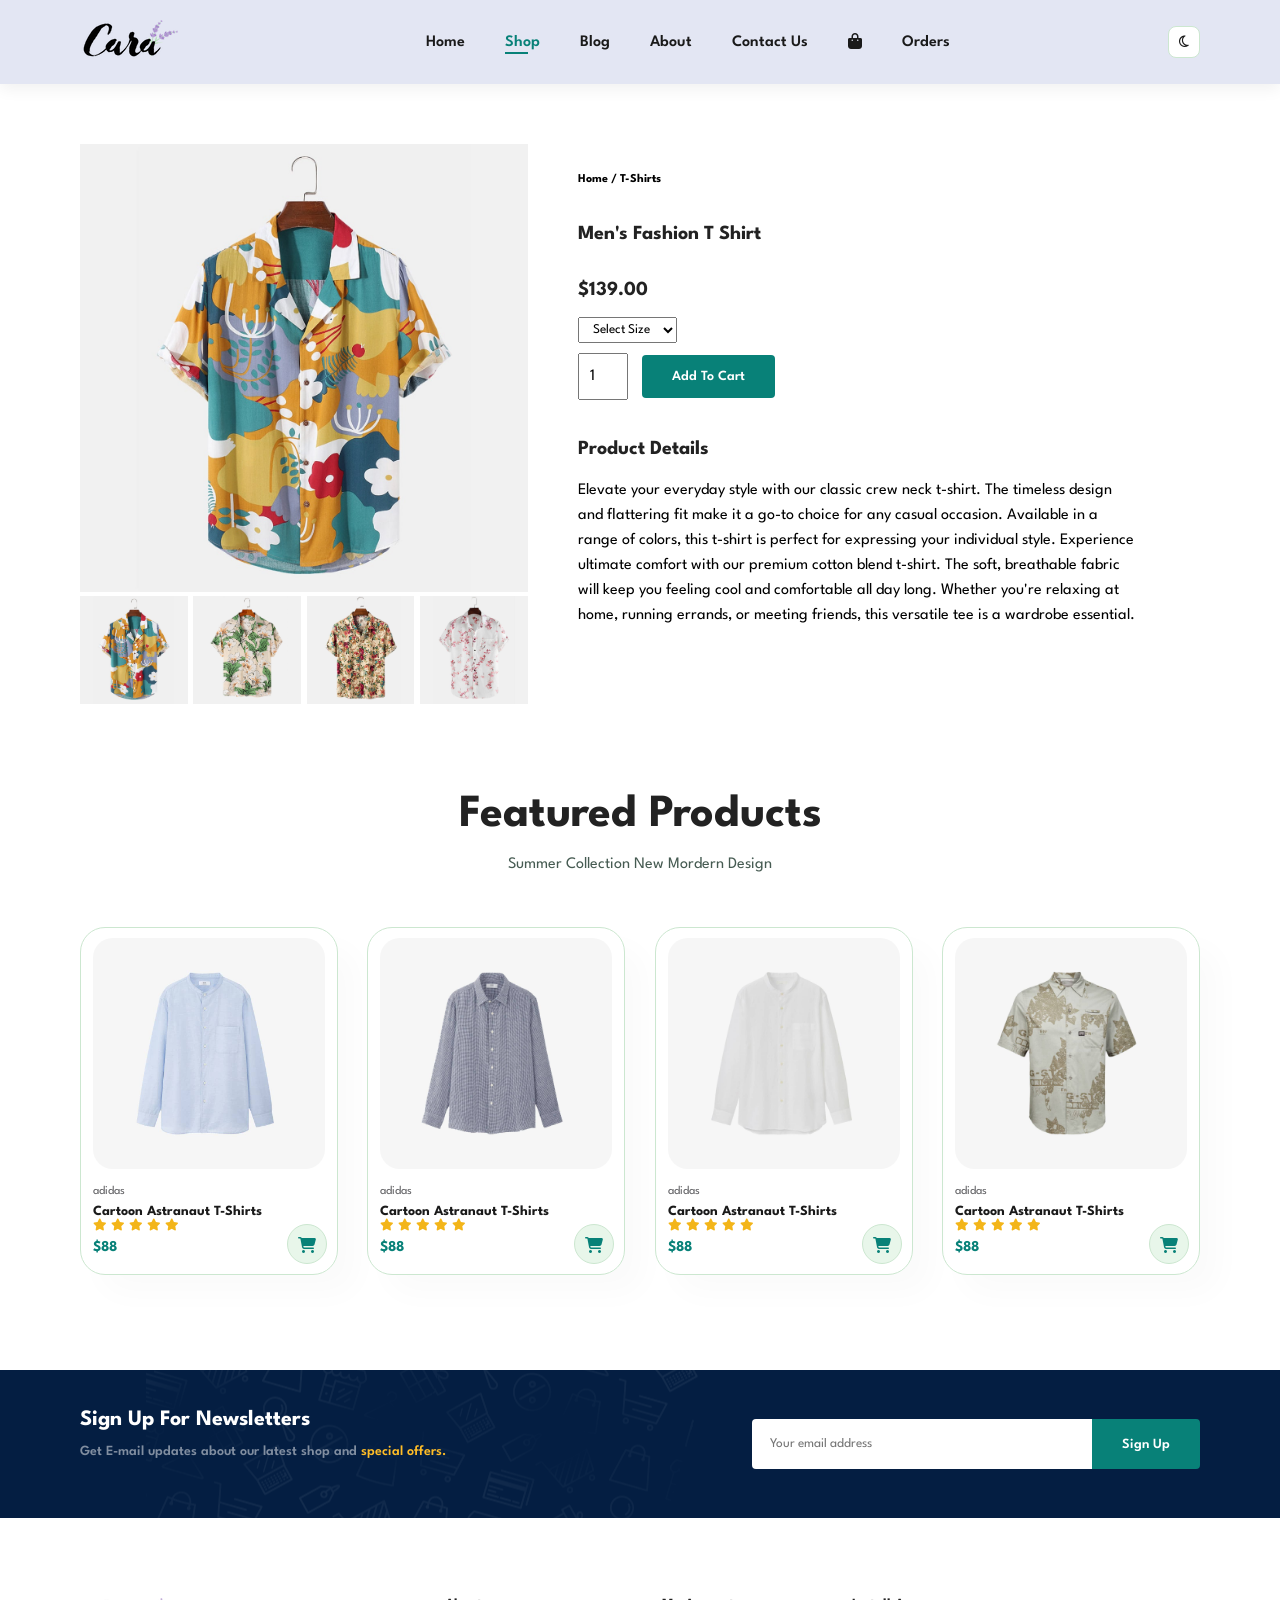
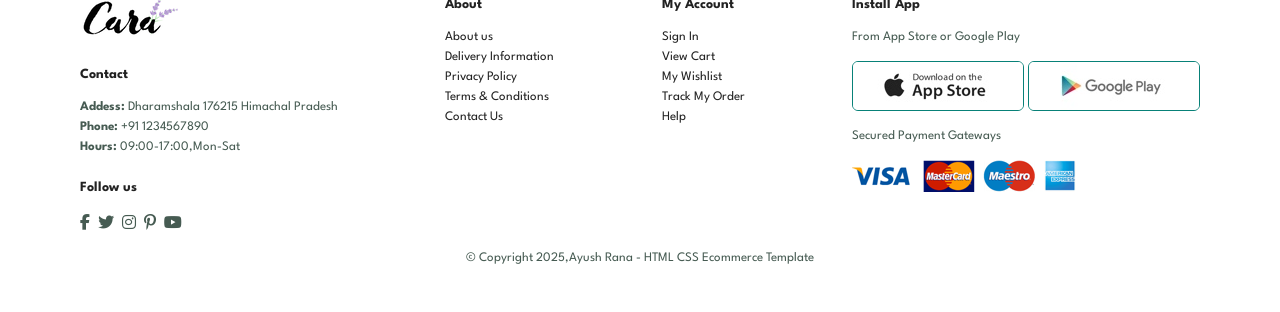
<file: sproduct.html>
<!DOCTYPE html>
<html lang="en">
  <head>
    <meta charset="UTF-8" />
    <meta name="viewport" content="width=device-width, initial-scale=1.0" />
    <title>Document</title>
    <link rel="icon" href="img/logo.png" type="image/png" />
    <link rel="stylesheet" href="style.css" />
    <link
      rel="stylesheet"
      href="https://cdnjs.cloudflare.com/ajax/libs/font-awesome/6.7.2/css/all.min.css"
    />
  </head>

  <body>
    <nav id="header">
      <a href="index.html"
        ><img src="img/logo.png" class="logo" alt="logo"
      /></a>

      <div>
        <ul id="navbar">
          <li><a href="index.html">Home</a></li>
          <li><a class="active" href="shop.html">Shop</a></li>
          <li><a href="blog.html">Blog</a></li>
          <li><a href="about.html">About</a></li>
          <li><a href="contact.html">Contact Us</a></li>
          <li id="bag">
            <a href="cart.html"><i class="fa-solid fa-bag-shopping"></i></a>
          </li>
          <li><a href="orders.html">Orders</a></li>
          <a href="#" id="close"><i class="fa-solid fa-xmark"></i></a>
        </ul>
      </div>
      <button id="theme-toggle-desktop" aria-label="Toggle dark mode">
        <i class="fa-regular fa-moon"></i>
      </button>
      <div id="mobile">
        <a href="cart.html"><i class="fa-solid fa-bag-shopping"></i></a>
        <i id="bar" class="fa-solid fa-bars"></i>
        <button id="theme-toggle" aria-label="Toggle dark mode">
          <i class="fa-regular fa-moon"></i>
        </button>
      </div>
    </nav>

    <section id="prodetails" class="section-p1">
      <div class="single-pro-image">
        <img src="img/products/f1.jpg" width="100%" alt="" id="main-img" />
        <div class="small-img-proup">
          <div class="small-img-col">
            <img
              src="img/products/f1.jpg"
              width="100%"
              class="small-img"
              alt=""
            />
          </div>
          <div class="small-img-col">
            <img
              src="img/products/f2.jpg"
              width="100%"
              class="small-img"
              alt=""
            />
          </div>
          <div class="small-img-col">
            <img
              src="img/products/f3.jpg"
              width="100%"
              class="small-img"
              alt=""
            />
          </div>
          <div class="small-img-col">
            <img
              src="img/products/f4.jpg"
              width="100%"
              class="small-img"
              alt=""
            />
          </div>
        </div>
      </div>
      <div class="single-pro-details">
        <h6>Home / T-Shirts</h6>
        <h4>Men's Fashion T Shirt</h4>
        <h2>$139.00</h2>
        <select id="select-size">
          <option>Select Size</option>
          <option>XL</option>
          <option>XXL</option>
          <option>Small</option>
          <option>Medium</option>
          <option>Large</option>
        </select>
        <input id="qty" type="number" value="1" />
        <button id="add-to-cart" class="normal">Add To Cart</button>
        <h4>Product Details</h4>
        <span
          >Elevate your everyday style with our classic crew neck t-shirt. The
          timeless design and flattering fit make it a go-to choice for any
          casual occasion. Available in a range of colors, this t-shirt is
          perfect for expressing your individual style. Experience ultimate
          comfort with our premium cotton blend t-shirt. The soft, breathable
          fabric will keep you feeling cool and comfortable all day long.
          Whether you're relaxing at home, running errands, or meeting friends,
          this versatile tee is a wardrobe essential.
        </span>
      </div>
    </section>

    <section id="product1" class="section-p1">
      <h2>Featured Products</h2>
      <p>Summer Collection New Mordern Design</p>
      <div class="pro-container">
        <div class="pro">
          <img src="img/products/n1.jpg" alt="" />
          <div class="des">
            <span>adidas</span>
            <h5>Cartoon Astranaut T-Shirts</h5>
            <div class="star">
              <i class="fas fa-star"></i>
              <i class="fas fa-star"></i>
              <i class="fas fa-star"></i>
              <i class="fas fa-star"></i>
              <i class="fas fa-star"></i>
            </div>
            <h4>$88</h4>
          </div>
          <a href="#"><i class="fa-solid fa-cart-shopping" id="cart"></i></a>
        </div>
        <div class="pro">
          <img src="img/products/n2.jpg" alt="" />
          <div class="des">
            <span>adidas</span>
            <h5>Cartoon Astranaut T-Shirts</h5>
            <div class="star">
              <i class="fas fa-star"></i>
              <i class="fas fa-star"></i>
              <i class="fas fa-star"></i>
              <i class="fas fa-star"></i>
              <i class="fas fa-star"></i>
            </div>
            <h4>$88</h4>
          </div>
          <a href="#"><i class="fa-solid fa-cart-shopping" id="cart"></i></a>
        </div>
        <div class="pro">
          <img src="img/products/n3.jpg" alt="" />
          <div class="des">
            <span>adidas</span>
            <h5>Cartoon Astranaut T-Shirts</h5>
            <div class="star">
              <i class="fas fa-star"></i>
              <i class="fas fa-star"></i>
              <i class="fas fa-star"></i>
              <i class="fas fa-star"></i>
              <i class="fas fa-star"></i>
            </div>
            <h4>$88</h4>
          </div>
          <a href="#"><i class="fa-solid fa-cart-shopping" id="cart"></i></a>
        </div>
        <div class="pro">
          <img src="img/products/n4.jpg" alt="" />
          <div class="des">
            <span>adidas</span>
            <h5>Cartoon Astranaut T-Shirts</h5>
            <div class="star">
              <i class="fas fa-star"></i>
              <i class="fas fa-star"></i>
              <i class="fas fa-star"></i>
              <i class="fas fa-star"></i>
              <i class="fas fa-star"></i>
            </div>
            <h4>$88</h4>
          </div>
          <a href="#"><i class="fa-solid fa-cart-shopping" id="cart"></i></a>
        </div>
      </div>
    </section>

    <section id="newsletter" class="section-p1 section-m1">
      <div class="newstext">
        <h4>Sign Up For Newsletters</h4>
        <p>
          Get E-mail updates about our latest shop and
          <span>special offers.</span>
        </p>
      </div>

      <div class="form">
        <input type="text" placeholder="Your email address" />
        <button class="normal">Sign Up</button>
      </div>
    </section>

    <footer class="section-p1">
      <div class="col">
        <img class="logo" src="img/logo.png" alt="" />
        <h4>Contact</h4>
        <p><strong>Addess: </strong>Dharamshala 176215 Himachal Pradesh</p>
        <p><strong>Phone: </strong>+91 1234567890</p>
        <p><strong>Hours: </strong>09:00-17:00,Mon-Sat</p>

        <div class="follow">
          <h4>Follow us</h4>
          <div class="icon">
            <i class="fa-brands fa-facebook-f"></i>
            <i class="fa-brands fa-twitter"></i>
            <i class="fa-brands fa-instagram"></i>
            <i class="fa-brands fa-pinterest-p"></i>
            <i class="fa-brands fa-youtube"></i>
          </div>
        </div>
      </div>

      <div class="col">
        <h4>About</h4>
        <a href="#">About us</a>
        <a href="#">Delivery Information</a>
        <a href="#">Privacy Policy</a>
        <a href="#">Terms & Conditions</a>
        <a href="#">Contact Us</a>
      </div>

      <div class="col">
        <h4>My Account</h4>
        <a href="#">Sign In</a>
        <a href="#">View Cart</a>
        <a href="#">My Wishlist</a>
        <a href="#">Track My Order</a>
        <a href="#">Help</a>
      </div>

      <div class="col install">
        <h4>Install App</h4>
        <p>From App Store or Google Play</p>
        <div class="row">
          <img src="img/pay/app.jpg" alt="" />
          <img src="img/pay/play.jpg" alt="" />
        </div>
        <p>Secured Payment Gateways</p>
        <img src="img/pay/pay.png" alt="" />
      </div>

      <div class="copyright">
        <p>© Copyright 2025,Ayush Rana - HTML CSS Ecommerce Template</p>
      </div>
    </footer>

    <script>
      let mainImg = document.getElementById("main-img");
      let smallImg = document.getElementsByClassName("small-img");

      smallImg[0].onclick = function () {
        mainImg.src = smallImg[0].src;
      };
      smallImg[1].onclick = function () {
        mainImg.src = smallImg[1].src;
      };
      smallImg[2].onclick = function () {
        mainImg.src = smallImg[2].src;
      };
      smallImg[3].onclick = function () {
        mainImg.src = smallImg[3].src;
      };
    </script>

    <script src="script.js"></script>
  </body>
</html>
</file>
<file: style.css>
@import url("https://fonts.googleapis.com/css2?family=League+Spartan:wght@100..900&family=Roboto:ital,wght@0,100..900;1,100..900&display=swap");

* {
  margin: 0;
  padding: 0;
  box-sizing: border-box;
  font-family: "league Spartan", sans-serif;
}

h1 {
  font-size: 50px;
  line-height: 64px;
  color: #222;
}

h2 {
  font-size: 46px;
  line-height: 54px;
  color: #222;
}

h4 {
  font-size: 20px;
  color: #222;
}

h6 {
  font-weight: 700;
  font-size: 12px;
}

p {
  font-size: 16px;
  color: #465b52;
  margin: 15px 0 20px 0;
}

.section-p1 {
  padding: 40px 80px;
}

.section-m1 {
  margin: 40px 0;
}

button.normal {
  font-size: 14px;
  font-weight: 600;
  padding: 15px 30px;
  color: #000;
  background-color: #fff;
  border-radius: 4px;
  cursor: pointer;
  border: none;
  outline: none;
  transition: 0.2s;
}

button.white {
  font-size: 13px;
  font-weight: 600;
  padding: 11px 18px;
  color: #fff;
  background-color: transparent;
  border-radius: 4px;
  cursor: pointer;
  border: 1px solid white;
  outline: none;
  transition: 0.2s;
}

body {
  width: 100%;
}

/* ---------- Dark mode and toggle button ---------- */
#theme-toggle,
#theme-toggle-desktop {
  margin-left: 12px;
  border: 1px solid #cce7d0;
  background: #fff;
  color: #1a1a1a;
  padding: 8px 10px;
  border-radius: 8px;
  cursor: pointer;
}

#theme-toggle i,
#theme-toggle-desktop i {
  pointer-events: none;
}

/* Base dark theme */
body.dark {
  background: #0f1115;
  color: #e6e6e6;
}

body.dark h1,
body.dark h2,
body.dark h4,
body.dark h6 {
  color: #e6e6e6;
}

body.dark p {
  color: #b0b6bf;
}

/* Header */
body.dark #header {
  background: #151923;
  box-shadow: 0 5px 15px rgba(0, 0, 0, 0.4);
}

body.dark #navbar li a {
  color: #e6e6e6;
}

body.dark #navbar li a.active,
body.dark #navbar li a:hover {
  color: #7dd3fc;
}

body.dark #navbar li a.active::after,
body.dark #navbar li a:hover::after {
  background: #7dd3fc;
}

body.dark #theme-toggle,
body.dark #theme-toggle-desktop {
  background: #1e2533;
  color: #e6e6e6;
  border-color: #2b3447;
}

/* Product cards */
body.dark #product1 .pro {
  background: #111827;
  border-color: #1f2937;
  box-shadow: 0 10px 20px rgba(0, 0, 0, 0.35);
}

body.dark #product1 .pro .des span {
  color: #94a3b8;
}

body.dark #product1 .pro .des h5 {
  color: #e6e6e6;
}

body.dark #product1 .pro .des h4 {
  color: #7dd3fc;
}

body.dark #product1 .pro #cart {
  background: #0b1220;
  color: #7dd3fc;
  border-color: #1f2937;
}

/* Page header media */
body.dark #page-header {
  filter: brightness(0.75) saturate(0.9);
}

/* Footer */
body.dark footer a {
  color: #e6e6e6;
}

body.dark footer .col .follow .icon i {
  color: #b0b6bf;
}

body.dark footer .install .row img {
  border-color: #2b3447;
}

/* Header start */
#header {
  display: flex;
  align-items: center;
  justify-content: space-between;
  padding: 20px 80px;
  background: #e3e6f3;
  box-shadow: 0 5px 15px rgba(0, 0, 0, 0.06);
  position: sticky;
  z-index: 999;
  top: 0;
  left: 0;
}

/* .logo{
    width: 200px;
} */

#navbar {
  display: flex;
  align-items: center;
  justify-content: center;
}

#navbar li {
  list-style: none;
  padding: 0 20px;
  position: relative;
}

#navbar li a {
  text-decoration: none;
  font-size: 16px;
  font-weight: 600;
  color: #1a1a1a;
  transition: 0.3s ease;
}

#navbar li a:hover {
  color: #088178;
}

#navbar li a.active {
  color: #088178;
}

#navbar li a.active::after,
#navbar li a:hover::after {
  content: "";
  width: 30%;
  height: 2px;
  background: #088178;
  position: absolute;
  bottom: -4px;
  left: 20px;
}

#mobile {
  display: none;
  align-items: center;
}

#close {
  display: none;
}

/* Home Page */
#hero {
  background-image: url("img/hero4.png");
  height: 90vh;
  width: 100%;
  background-size: cover;
  background-position: top 25% right 0;
  padding: 0 80px;
  display: flex;
  flex-direction: column;
  align-items: flex-start;
  justify-content: center;
  animation: slideshow 20s ease-in-out 1s infinite alternate;
}

@keyframes slideshow {
  0% {
    background-image: url("img/hero4.png");
  }

  33% {
    background-image: url("img/banner/b4.jpg");
  }

  66% {
    background-image: url("img/blog/b2.jpg");
  }

  100% {
    background-image: url("img/hero4.png");
  }
}

#hero h4 {
  padding-bottom: 15px;
}

#hero h1 {
  color: #088178;
}

#hero button {
  background-image: url("img/button.png");
  background-color: transparent;
  color: #088178;
  border: 0;
  padding: 14px 80px 14px 65px;
  background-repeat: no-repeat;
  cursor: pointer;
  font-weight: 700;
  font-size: 15px;
}

/* Hero Carousel Styles */
#hero-carousel {
  width: 100%;
  overflow: hidden;
  position: relative;
}

.carousel-container {
  position: relative;
  width: 100%;
  height: 90vh;
  overflow: hidden;
}

.carousel-slide {
  position: absolute;
  width: 100%;
  height: 100%;
  opacity: 0;
  transition: opacity 1s ease-in-out;
  display: flex;
  align-items: center;
  justify-content: flex-start;
}

.carousel-slide.active {
  opacity: 1;
  z-index: 1;
}

.carousel-slide img {
  position: absolute;
  width: 100%;
  height: 100%;
  object-fit: cover;
  object-position: center;
}

.carousel-slide::before {
  content: "";
  position: absolute;
  top: 0;
  left: 0;
  width: 100%;
  height: 100%;
  background: linear-gradient(
    to right,
    rgba(0, 0, 0, 0.3) 0%,
    rgba(0, 0, 0, 0.1) 50%,
    transparent 100%
  );
  z-index: 1;
}

.carousel-slide.theme-dark::before {
  background: linear-gradient(
    to right,
    rgba(0, 0, 0, 0.5) 0%,
    rgba(0, 0, 0, 0.2) 50%,
    transparent 100%
  );
}

.carousel-content {
  position: relative;
  z-index: 2;
  padding: 0 80px;
  max-width: 600px;
  animation: slideInLeft 0.8s ease-out;
}

@keyframes slideInLeft {
  from {
    opacity: 0;
    transform: translateX(-50px);
  }
  to {
    opacity: 1;
    transform: translateX(0);
  }
}

.carousel-content h4 {
  padding-bottom: 15px;
  font-size: 18px;
  color: #222;
  text-shadow: 2px 2px 4px rgba(255, 255, 255, 0.8);
  font-weight: 600;
}

.carousel-content h1 {
  color: #088178;
  font-size: 52px;
  line-height: 64px;
  margin: 10px 0;
  text-shadow: 2px 2px 8px rgba(255, 255, 255, 0.9),
    0 0 20px rgba(255, 255, 255, 0.6);
  font-weight: 800;
}

.carousel-content h2 {
  font-size: 42px;
  color: #222;
  margin: 5px 0;
  text-shadow: 2px 2px 6px rgba(255, 255, 255, 0.8);
  font-weight: 700;
}

.carousel-content p {
  color: #1a1a1a;
  font-size: 16px;
  margin: 20px 0;
  text-shadow: 1px 1px 3px rgba(255, 255, 255, 0.9);
  font-weight: 500;
}

/* Light theme slides - darker text on light backgrounds */
.carousel-slide.theme-light .carousel-content h4 {
  color: #1a1a1a;
  text-shadow: 1px 1px 2px rgba(255, 255, 255, 0.8);
}

.carousel-slide.theme-light .carousel-content h1 {
  color: #088178;
  text-shadow: 2px 2px 4px rgba(255, 255, 255, 0.9),
    0 0 15px rgba(255, 255, 255, 0.5);
}

.carousel-slide.theme-light .carousel-content h2 {
  color: #1a1a1a;
  text-shadow: 1px 1px 3px rgba(255, 255, 255, 0.8);
}

.carousel-slide.theme-light .carousel-content p {
  color: #2a2a2a;
  text-shadow: 1px 1px 2px rgba(255, 255, 255, 0.8);
}

/* Dark theme slides - lighter text on dark backgrounds */
.carousel-slide.theme-dark .carousel-content h4 {
  color: #ffffff;
  text-shadow: 2px 2px 4px rgba(0, 0, 0, 0.8);
}

.carousel-slide.theme-dark .carousel-content h1 {
  color: #4fffef;
  text-shadow: 2px 2px 8px rgba(0, 0, 0, 0.9), 0 0 20px rgba(79, 255, 239, 0.6);
}

.carousel-slide.theme-dark .carousel-content h2 {
  color: #ffffff;
  text-shadow: 2px 2px 6px rgba(0, 0, 0, 0.8);
}

.carousel-slide.theme-dark .carousel-content p {
  color: #f0f0f0;
  text-shadow: 2px 2px 4px rgba(0, 0, 0, 0.8);
}

.carousel-content button {
  background-image: url("img/button.png");
  background-color: transparent;
  color: #088178;
  border: 0;
  padding: 14px 80px 14px 65px;
  background-repeat: no-repeat;
  cursor: pointer;
  font-weight: 700;
  font-size: 15px;
  transition: all 0.3s ease;
}

.carousel-content button:hover {
  transform: scale(1.05);
}

.carousel-btn {
  position: absolute;
  top: 50%;
  transform: translateY(-50%);
  background: rgba(255, 255, 255, 0.9);
  color: #088178;
  border: none;
  padding: 15px 20px;
  font-size: 24px;
  cursor: pointer;
  z-index: 3;
  transition: all 0.3s ease;
  border-radius: 5px;
}

.carousel-btn:hover {
  background: #088178;
  color: white;
}

.carousel-btn.prev {
  left: 20px;
}

.carousel-btn.next {
  right: 20px;
}

.carousel-dots {
  position: absolute;
  bottom: 30px;
  left: 50%;
  transform: translateX(-50%);
  display: flex;
  gap: 15px;
  z-index: 3;
}

.dot {
  width: 15px;
  height: 15px;
  border-radius: 50%;
  background: rgba(255, 255, 255, 0.5);
  cursor: pointer;
  transition: all 0.3s ease;
}

.dot.active,
.dot:hover {
  background: #088178;
  transform: scale(1.2);
}

#feature {
  display: flex;
  align-items: center;
  justify-content: space-between;
  flex-wrap: wrap;
}

#feature .feature-box {
  width: 180px;
  text-align: center;
  padding: 25px 15px;
  box-shadow: 20px 20px 34px rgba(0, 0, 0, 0.03);
  border: 1px solid #cce7d0;
  border-radius: 4px;
  margin: 15px 0;
}

#feature .feature-box:hover {
  box-shadow: 10px 10px 54px rgba(70, 62, 221, 0.1);
}

#feature .feature-box img {
  width: 100%;
  margin-bottom: 10px;
}

#feature .feature-box h6 {
  display: inline-block;
  padding: 9px 8px 6px 8px;
  line-height: 1;
  border-radius: 4px;
  color: #088178;
  background-color: #fddde4;
}

#feature .feature-box:nth-child(2) h6 {
  background-color: #cdebbc;
}

#feature .feature-box:nth-child(3) h6 {
  background-color: #d1e8f2;
}

#feature .feature-box:nth-child(4) h6 {
  background-color: #cdd4f8;
}

#feature .feature-box:nth-child(5) h6 {
  background-color: #f6dbf6;
}

#feature .feature-box:nth-child(6) h6 {
  background-color: #fff2e5;
}

#product1 {
  text-align: center;
}

#product1 .pro-container {
  display: flex;
  justify-content: space-between;
  padding-top: 20px;
  flex-wrap: wrap;
}

#product1 .pro {
  width: 23%;
  min-width: 250px;
  padding: 10px 12px;
  border: 1px solid#cce7d0;
  cursor: pointer;
  border-radius: 25px;
  box-shadow: 20px 20px 30px rgba(0, 0, 0, 0.02);
  margin: 15px 0;
  transition: 0.2s ease;
  position: relative;
}

#product1 .pro:hover {
  box-shadow: 20px 20px 30px rgba(0, 0, 0, 0.06);
}

#product1 .pro img {
  width: 100%;
  border-radius: 20px;
}

#product1 .pro .des {
  text-align: start;
  padding: 10px 0;
}

#product1 .pro .des span {
  color: #606063;
  font-size: 12px;
}

#product1 .pro .des h5 {
  padding-top: 7px;
  color: #1a1a1a;
  font-size: 14px;
}

#product1 .pro .des i {
  font-size: 12px;
  color: rgb(243, 181, 25);
}

#product1 .pro .des h4 {
  padding-top: 7px;
  font-size: 15px;
  font-weight: 700;
  color: #088178;
}

#product1 .pro #cart {
  width: 40px;
  height: 40px;
  line-height: 40px;
  border-radius: 50px;
  background-color: #e8f6ea;
  /* font-weight: 500; */
  color: #088178;
  border: 1px solid #cce7d0;
  position: absolute;
  bottom: 10px;
  right: 10px;
}

#banner {
  display: flex;
  flex-direction: column;
  justify-content: center;
  align-items: center;
  text-align: center;
  background-image: url("img/banner/b2.jpg");
  width: 100%;
  height: 40vh;
  background-size: cover;
  background-position: center;
}

#banner h4 {
  color: #fff;
  font-size: 16px;
}

#banner h2 {
  color: #fff;
  font-size: 30px;
  padding: 10px 0;
}

#banner h2 span {
  color: #ef3636;
}

#banner button:hover {
  background-color: #088178;
  color: #fff;
}

#sm-banner {
  display: flex;
  justify-content: space-between;
  flex-wrap: wrap;
}

#sm-banner .banner-box {
  display: flex;
  flex-direction: column;
  justify-content: center;
  align-items: flex-start;
  background-image: url("img/banner/b17.jpg");
  min-width: 660px;
  height: 50vh;
  background-size: cover;
  background-position: center;
  padding: 30px;
}

#sm-banner .banner-box2 {
  background-image: url("img/banner/b10.jpg");
}

#sm-banner h4 {
  color: #fff;
  font-size: 20px;
  font-weight: 300;
}

#sm-banner h2 {
  color: #fff;
  font-size: 28px;
  font-weight: 800;
}

#sm-banner span {
  color: #fff;
  font-size: 14px;
  font-weight: 500;
  padding-bottom: 15px;
}

#sm-banner .banner-box:hover button {
  background-color: #088178;
  border: 1px solid #088178;
}

#banner3 {
  display: flex;
  justify-content: space-between;
  flex-wrap: wrap;
  padding: 0 80px;
}

#banner3 .banner-box {
  display: flex;
  flex-direction: column;
  justify-content: center;
  align-items: flex-start;
  background-image: url("img/banner/b7.jpg");
  min-width: 30%;
  height: 30vh;
  background-size: cover;
  background-position: center;
  padding: 20px;
  margin-bottom: 20px;
}

#banner3 .banner-box2 {
  background-image: url("img/banner/b4.jpg");
}

#banner3 .banner-box3 {
  background-image: url("img/banner/b18.jpg");
}

#banner3 .banner-box h2 {
  color: #fff;
  font-weight: 900;
  font-size: 22px;
}

#banner3 .banner-box h3 {
  font-size: 15px;
  font-weight: 800;
  color: #ec544e;
}

#newsletter {
  display: flex;
  justify-content: space-between;
  flex-wrap: wrap;
  align-items: center;
  background-image: url("img/banner/b14.png");
  background-repeat: no-repeat;
  background-position: 20% 30%;
  background-color: #041e42;
}

#newsletter h4 {
  font-size: 22px;
  font-weight: 700;
  color: #fff;
}

#newsletter p {
  font-size: 14px;
  font-weight: 600;
  color: #818ea0;
}

#newsletter p span {
  color: #ffbd27;
}

#newsletter .form {
  display: flex;
  width: 40%;
}

#newsletter input {
  height: 3.125rem;
  padding: 0 1.25em;
  width: 100%;
  border: 1px solid transparent;
  border-radius: 4px;
  outline: none;
  border-top-right-radius: 0;
  border-bottom-right-radius: 0;
}

#newsletter button {
  background-color: #088178;
  color: #fff;
  white-space: nowrap;
  border-top-left-radius: 0;
  border-bottom-left-radius: 0;
}

footer {
  display: flex;
  flex-wrap: wrap;
  justify-content: space-between;
}

footer .col {
  display: flex;
  flex-direction: column;
  align-items: flex-start;
  margin-bottom: 20px;
}

footer .logo {
  margin-bottom: 30px;
}

footer h4 {
  font-size: 14px;
  padding-bottom: 20px;
}

footer p {
  font-size: 13px;
  margin: 0 0 8px 0;
}

footer a {
  font-size: 13px;
  text-decoration: none;
  color: #222;
  margin-bottom: 10px;
  margin: 0 0 8px 0;
}

footer .col .follow {
  margin-top: 20px;
}

footer .col .follow .icon i {
  color: #465b52;
  padding-right: 4px;
  cursor: pointer;
}

footer .install .row img {
  border: 1px solid #088178;
  border-radius: 6px;
}

footer .install img {
  margin: 10px 0 15px 0;
}

footer .col .follow .icon i:hover,
footer a:hover {
  color: #088178;
}

footer .copyright {
  width: 100%;
  text-align: center;
}

/* Shop Page */

#page-header {
  background-image: url("img/banner/b1.jpg");
  height: 40vh;
  width: 100%;
  background-size: cover;
  display: flex;
  justify-content: center;
  align-items: center;
  flex-direction: column;
  padding: 14px;
}

#page-header h2,
#page-header p {
  color: #fff;
}

#pagination {
  text-align: center;
}

#pagination a {
  text-decoration: none;
  background-color: #088178;
  padding: 15px 20px;
  border-radius: 4px;
  color: #fff;
  font-weight: 600;
}

#pagination a i {
  font-size: 16px;
  font-weight: 600;
}

/* SIngle product */

#prodetails {
  display: flex;
  margin-top: 20px;
}

#prodetails .single-pro-image {
  width: 40%;
  margin-right: 50px;
}

.small-img-proup {
  display: flex;
  justify-content: space-between;
}

.small-img-col {
  flex-basis: 24%;
  cursor: pointer;
}

#prodetails .single-pro-details {
  width: 50%;
  padding-top: 30px;
}

#prodetails .single-pro-details h4 {
  padding: 40px 0 20px 0;
}

#prodetails .single-pro-details h2 {
  font-size: 20px;
}

#prodetails .single-pro-details select {
  display: block;
  padding: 5px 10px;
  margin-bottom: 10px;
}

#prodetails .single-pro-details input {
  width: 50px;
  height: 47px;
  padding-left: 10px;
  font-size: 16px;
  margin-right: 10px;
}

#prodetails .single-pro-details input:focus {
  outline: none;
}

#prodetails .single-pro-details button {
  background-color: #088178;
  color: #fff;
}

#prodetails .single-pro-details span {
  line-height: 25px;
}

/* Blog page */
#page-header.blog-header {
  background-image: url("img/banner/b19.jpg");
}

#blog {
  padding: 150px 150px 0 150px;
}

#blog .blog-box {
  display: flex;
  align-items: center;
  width: 100%;
  position: relative;
  padding-bottom: 90px;
}

#blog .blog-img {
  width: 50%;
  margin-right: 40px;
}

#blog img {
  width: 100%;
  height: 300px;
  object-fit: cover;
}

#blog .blog-details {
  width: 50%;
}

#blog .blog-details a {
  text-decoration: none;
  font-size: 11px;
  color: #000;
  font-weight: 700;
  position: relative;
  transition: 0.3s;
}

#blog .blog-details a::after {
  content: "";
  width: 50px;
  height: 1px;
  background-color: #000;
  position: absolute;
  top: 4px;
  right: -60px;
}

#blog .blog-details a:hover {
  color: #088178;
}

#blog .blog-details a:hover::after {
  background-color: #088178;
}

#blog .blog-box h1 {
  position: absolute;
  top: -40px;
  left: 0;
  font-size: 70px;
  font-weight: 700;
  color: #c9cbce;
  z-index: -999;
}

/* About Page */
#page-header.about-header {
  background-image: url("img/about/banner.png");
}

#about-head {
  display: flex;
  align-items: center;
}

#about-head img {
  width: 50%;
  height: auto;
}

#about-head div {
  padding-left: 40px;
}

#about-app {
  text-align: center;
}

#about-app .video {
  width: 70%;
  height: 100%;
  margin-top: 30px;
  margin: 30px auto 0 auto;
}

#about-app .video video {
  width: 100%;
  height: 100%;
  border-radius: 20px;
}

/* contact us-page */

#page-header.contact-header {
  background-image: url("img/about/banner.png");
}

#contact-details {
  display: flex;
  align-items: center;
  justify-content: space-between;
}

#contact-details .details {
  width: 40%;
}

#contact-details .details span,
#form-details form span {
  font-size: 12px;
}

#contact-details .details h2,
#form-details form h2 {
  font-size: 26px;
  line-height: 35px;
  padding: 20px 0;
}

#contact-details .details h3 {
  font-size: 16px;
  padding-bottom: 15px;
}

#contact-details .details li {
  list-style: none;
  display: flex;
  padding: 10px 0;
}

#contact-details .details li i {
  font-size: 14px;
  padding-right: 22px;
}

#contact-details .details li p {
  margin: 0;
  font-size: 14px;
}

#contact-details .map {
  width: 55%;
  height: 400px;
}

#contact-details .map iframe {
  width: 100%;
  height: 100%;
}

#form-details {
  display: flex;
  justify-content: space-between;
  margin: 30px;
  padding: 80px;
  border: 1px solid #e1e1e1;
}

#form-details form {
  width: 65%;
  display: flex;
  flex-direction: column;
  align-items: flex-start;
}

#form-details form input,
#form-details form textarea {
  width: 100%;
  padding: 12px 15px;
  outline: none;
  margin-bottom: 20px;
  border: 1px solid #e1e1e1;
}

#form-details form button {
  background-color: #088178;
  color: #fff;
}

#form-details .people div {
  padding-bottom: 25px;
  display: flex;
  align-items: flex-start;
}

#form-details .people div img {
  width: 65px;
  height: 65px;
  object-fit: cover;
  margin-right: 15px;
}

#form-details .people div p {
  margin: 0;
  font-size: 13px;
  line-height: 25px;
}

#form-details .people div span {
  display: block;
  font-size: 16px;
  font-weight: 600;
  color: #000;
}

/* cart page */

#cart-load {
  overflow-x: auto;
}

#cart-load table {
  width: 100%;
  border-collapse: collapse;
  table-layout: fixed;
  white-space: nowrap;
}

#cart-load table img {
  width: 70px;
}

#cart-load table td:nth-child(1) {
  width: 100px;
  text-align: center;
}

#cart-load table td:nth-child(2) {
  width: 150px;
  text-align: center;
}

#cart-load table td:nth-child(3) {
  width: 250px;
  text-align: center;
}

#cart-load table td:nth-child(4),
#cart-load table td:nth-child(5),
#cart-load table td:nth-child(6) {
  width: 150px;
  text-align: center;
}

#cart-load table td:nth-child(5) input {
  width: 70px;
  padding: 10px 5px 10px 15px;
}

#cart-load table thead {
  border: 1px solid #e2e9e1;
  border-left: none;
  border-right: none;
}

#cart-load table thead td {
  font-weight: 700;
  text-transform: uppercase;
  font-size: 13px;
  padding: 18px 0;
}

#cart-load table tbody tr td {
  padding-top: 15px;
}

#cart-load table tbody tr td a {
  color: #000;
}

#cart-load table tbody td {
  font-size: 13px;
}

#cart-add {
  display: flex;
  flex-wrap: wrap;
  justify-content: space-between;
}

#coupon {
  width: 50%;
  margin-bottom: 30px;
}

#coupon h3,
#subtotal h3 {
  padding-bottom: 15px;
}

#coupon input {
  padding: 10px 20px;
  outline: none;
  width: 60%;
  margin-right: 10px;
  border: 1px solid #e2e9e1;
}

#coupon button,
#subtotal button {
  background-color: #088178;
  color: #fff;
  padding: 12px 20px;
}

#subtotal {
  width: 50%;
  margin-bottom: 30px;
  border: 1px solid #e2e9e1;
  padding: 30px;
}

#subtotal table {
  border-collapse: collapse;
  width: 100%;
  margin-bottom: 20px;
}

#subtotal table td {
  width: 50%;
  border: 1px solid #e2e9e1;
  padding: 10px;
  font-size: 13px;
}

/* Media Query */

@media (max-width: 799px) {
  .section-p1 {
    padding: 40px 40px;
  }

  #navbar {
    display: flex;
    flex-direction: column;
    align-items: flex-start;
    justify-content: flex-start;
    position: fixed;
    top: 0;
    right: -300px;
    height: 100vh;
    width: 300px;
    background-color: #e3e6f3;
    box-shadow: 0 40px 60px rgba(0, 0, 0, 0.1);
    padding: 80px 0 0 10px;
    transition: 0.3s;
  }

  #navbar.active {
    right: 0px;
  }

  #navbar li {
    margin-bottom: 25px;
  }

  #mobile {
    display: flex;
    align-items: center;
  }

  #mobile i {
    color: #1a1a1a;
    font-size: 24px;
    padding-left: 20px;
  }

  #close {
    display: initial;
    position: absolute;
    top: 30px;
    left: 30px;
    color: #222;
    font-size: 24px;
  }

  #bag {
    display: none;
  }

  #hero {
    height: 70vh;
    padding: 0 80px;
    background-position: top 30% right 30%;
  }

  /* Carousel Responsive */
  .carousel-container {
    height: 70vh;
  }

  .carousel-content {
    padding: 0 60px;
    max-width: 500px;
  }

  .carousel-content h1 {
    font-size: 42px;
    line-height: 52px;
  }

  .carousel-content h2 {
    font-size: 36px;
  }

  .carousel-btn {
    padding: 12px 18px;
    font-size: 20px;
  }

  #feature {
    justify-content: center;
  }

  #feature .feature-box {
    margin: 15px 15px;
  }

  #product1 .pro-container {
    justify-content: center;
  }

  #product1 .pro {
    margin: 15px;
  }

  #banner {
    height: 20vh;
  }

  #sm-banner .banner-box {
    min-width: 100%;
    height: 30vh;
    padding: 30px;
  }

  #banner3 {
    padding: 0 40px;
  }

  #banner3 .banner-box {
    width: 28%;
  }

  #newsletter .form {
    width: 70%;
  }

  /* contact-us page */

  #form-details {
    padding: 40px;
  }

  #form-details form {
    width: 50%;
  }
}

@media (max-width: 477px) {
  .section-p1 {
    padding: 20px;
  }

  #header {
    padding: 10px 30px;
  }

  h2 {
    font-size: 32px;
  }

  h1 {
    font-size: 38px;
  }

  #hero {
    padding: 0 25px;
    background-position: 55%;
  }

  /* Carousel Mobile Responsive */
  .carousel-container {
    height: 60vh;
  }

  .carousel-content {
    padding: 0 25px;
    max-width: 100%;
  }

  .carousel-content h4 {
    font-size: 14px;
  }

  .carousel-content h1 {
    font-size: 28px;
    line-height: 36px;
  }

  .carousel-content h2 {
    font-size: 24px;
  }

  .carousel-content p {
    font-size: 14px;
  }

  .carousel-content button {
    padding: 12px 60px 12px 45px;
    font-size: 14px;
    background-size: 200px;
  }

  .carousel-btn {
    padding: 10px 14px;
    font-size: 16px;
  }

  .carousel-btn.prev {
    left: 10px;
  }

  .carousel-btn.next {
    right: 10px;
  }

  .carousel-dots {
    bottom: 20px;
    gap: 10px;
  }

  .dot {
    width: 12px;
    height: 12px;
  }

  #feature .feature-box {
    width: 155px;
    margin: 0 0 15px 0;
  }

  #feature {
    justify-content: space-between;
  }

  #product1 .pro {
    width: 100%;
  }

  #banner {
    height: 40vh;
  }

  #sm-banner .banner-box {
    height: 40vh;
  }

  #sm-banner .banner-box2 {
    margin-top: 20px;
  }

  #banner3 {
    padding: 0 20px;
  }

  #banner3 .banner-box {
    width: 100%;
  }

  #newsletter {
    padding: 40px 20px;
  }

  #newsletter .form {
    width: 100%;
  }

  footer .copyright {
    text-align: start;
  }

  /* single product */

  #prodetails {
    display: flex;
    flex-direction: column;
  }

  #prodetails .single-pro-image {
    width: 100%;
    margin-right: 0px;
  }

  #prodetails .single-pro-details {
    width: 100%;
  }

  /* Blog Page */

  #blog .blog-box {
    display: flex;
    flex-direction: column;
    align-items: flex-start;
  }

  #blog {
    padding: 100px 20px 0 20px;
  }

  #blog .blog-img {
    width: 100%;
    margin-right: 0;
    margin-bottom: 30px;
  }

  #blog .blog-details {
    width: 100%;
  }

  /* About-page */
  #about-head {
    flex-direction: column;
  }

  #about-head img {
    width: 100%;
    margin-bottom: 20px;
  }

  #about-head div {
    padding-left: 0px;
  }

  #about-app .video {
    width: 100%;
    margin: 30px auto 0 auto;
  }

  /* contact page */
  #contact-details {
    flex-direction: column;
  }

  #contact-details .details {
    width: 100%;
    margin-bottom: 30px;
  }

  #contact-details .map {
    width: 100%;
  }

  #form-details {
    margin: 10px;
    padding: 30px 10px;
    flex-wrap: wrap;
  }

  #form-details form {
    width: 100%;
    margin-bottom: 30px;
  }

  /* cart page */

  #cart-add {
    flex-direction: column;
  }

  #coupon {
    width: 100%;
  }

  #subtotal {
    width: 100%;
    padding: 20px;
  }
}

/* login page */
</file>
